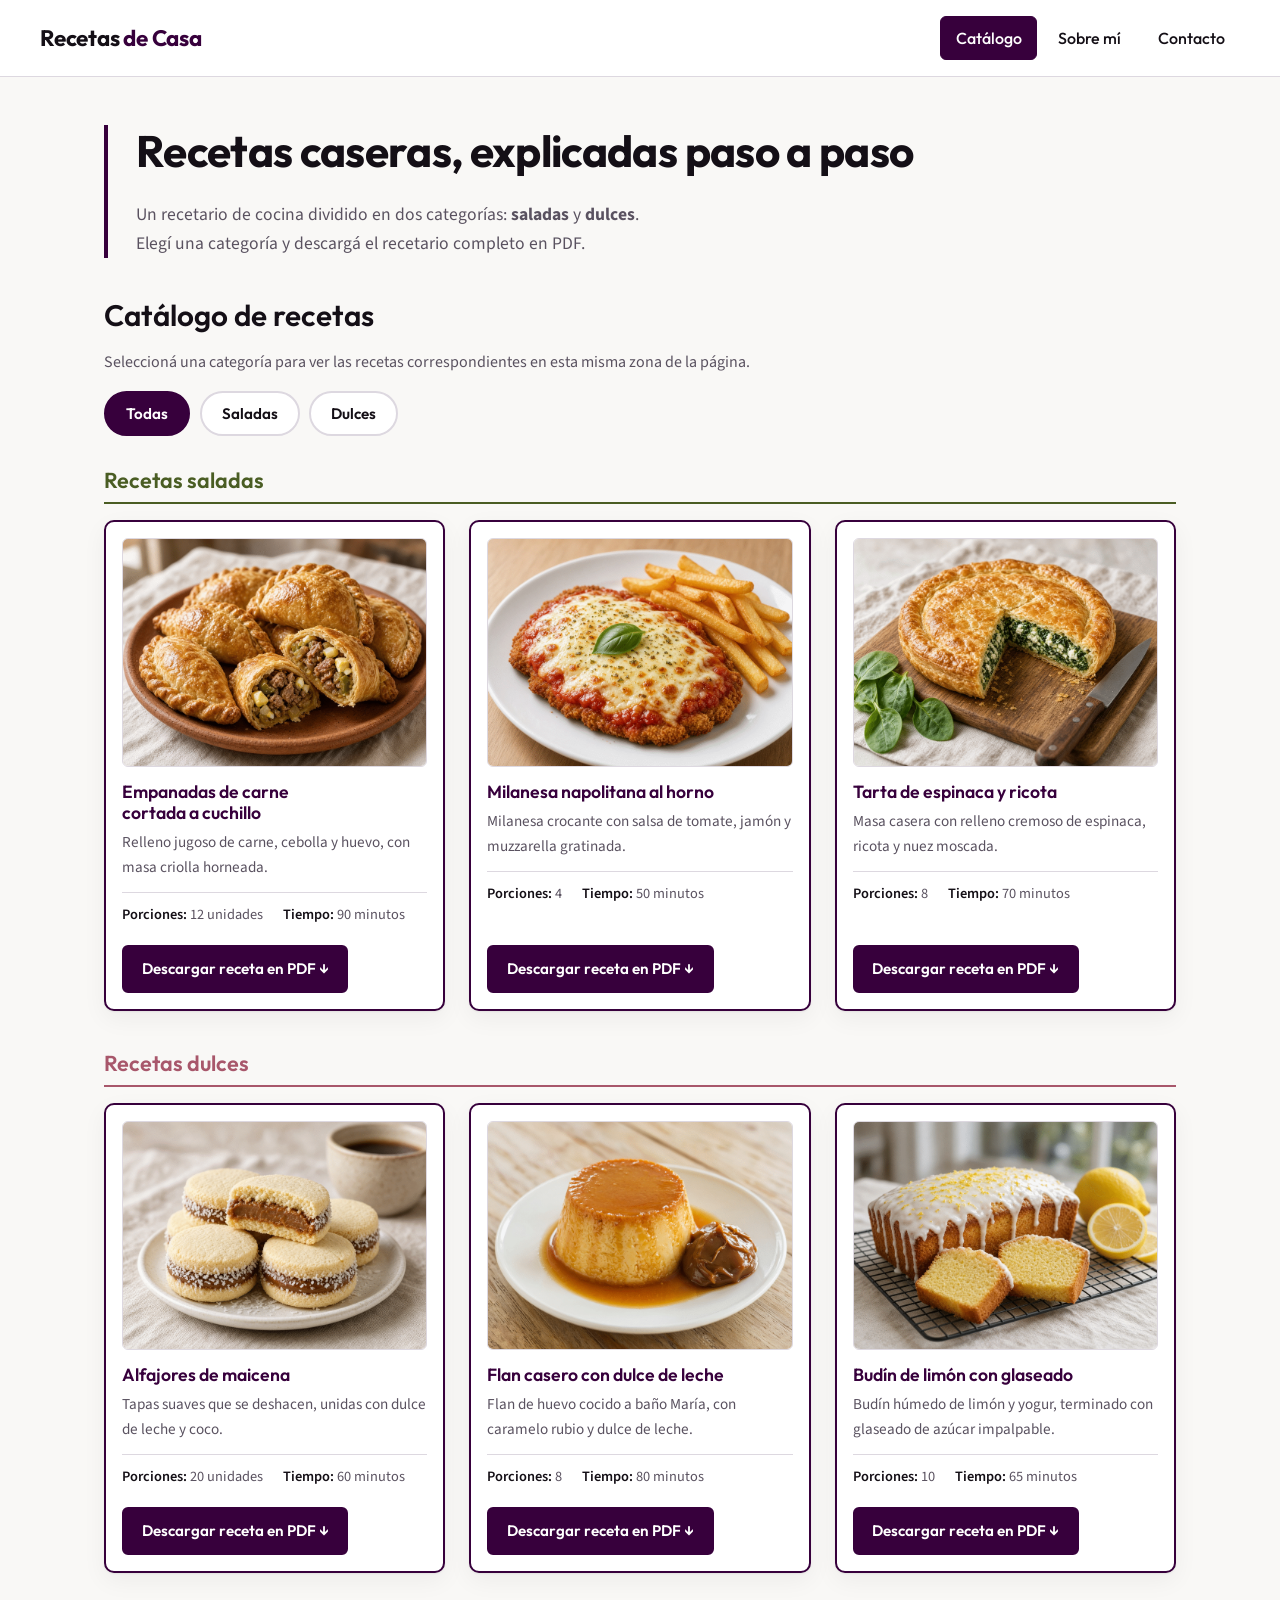
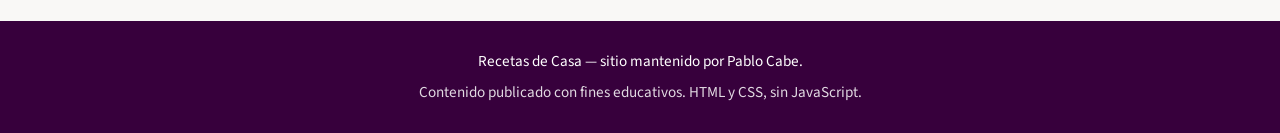
<file: version-claude/index.html>
<!DOCTYPE html>
<html lang="es">
<head>
  <meta charset="utf-8">
  <meta name="viewport" content="width=device-width, initial-scale=1">
  <title>Catálogo de recetas | Recetas de Casa</title>
  <meta name="description" content="Catálogo de recetas caseras agrupadas en dos categorías: saladas y dulces. Cada receta incluye foto y recetario completo en PDF.">
  <link rel="preconnect" href="https://fonts.googleapis.com">
  <link rel="preconnect" href="https://fonts.gstatic.com" crossorigin>
  <link rel="stylesheet" href="https://fonts.googleapis.com/css2?family=Outfit:wght@500;600;700&amp;family=Source+Sans+3:ital,wght@0,400;0,600;1,400&amp;display=swap">
  <link rel="stylesheet" href="estilosIA.css">
</head>
<body>
  <a class="salto-contenido" href="#contenido">Saltar al contenido principal</a>

  <header class="cabecera">
    <p class="marca"><a href="index.html">Recetas <span class="marca-acento">de Casa</span></a></p>
    <nav class="navegacion" aria-label="Navegación principal">
      <ul class="navegacion-lista">
        <li><a href="index.html" aria-current="page">Catálogo</a></li>
        <li><a href="sobre-mi.html">Sobre mí</a></li>
        <li><a href="contacto.html">Contacto</a></li>
      </ul>
    </nav>
  </header>

  <main id="contenido" class="contenido">

    <section class="portada" aria-labelledby="titulo-portada">
      <h1 id="titulo-portada">Recetas caseras, explicadas paso a paso</h1>
      <p class="portada-bajada">
        Un recetario de cocina dividido en dos categorías: <strong>saladas</strong> y <strong>dulces</strong>.
        Elegí una categoría y descargá el recetario completo en PDF.
      </p>
    </section>

    <section class="catalogo" aria-labelledby="titulo-catalogo">
      <h2 id="titulo-catalogo">Catálogo de recetas</h2>
      <p class="catalogo-ayuda" id="ayuda-filtro">
        Seleccioná una categoría para ver las recetas correspondientes en esta misma zona de la página.
      </p>

      <input class="filtro-radio" type="radio" name="categoria" id="filtro-todas"
             aria-describedby="ayuda-filtro" checked>
      <input class="filtro-radio" type="radio" name="categoria" id="filtro-salado"
             aria-describedby="ayuda-filtro">
      <input class="filtro-radio" type="radio" name="categoria" id="filtro-dulce"
             aria-describedby="ayuda-filtro">

      <ul class="filtros">
        <li><label class="filtro-etiqueta" for="filtro-todas">Todas</label></li>
        <li><label class="filtro-etiqueta filtro-etiqueta--salado" for="filtro-salado">Saladas</label></li>
        <li><label class="filtro-etiqueta filtro-etiqueta--dulce" for="filtro-dulce">Dulces</label></li>
      </ul>

      <section class="grupo grupo--salado" id="grupo-salado" aria-labelledby="titulo-salado">
        <h3 class="grupo-titulo" id="titulo-salado">Recetas saladas</h3>
        <ul class="recetas">

          <li>
            <article class="receta" aria-labelledby="receta1-titulo">
              <img class="receta-foto" src="imagenes/receta1.png" width="800" height="600" loading="lazy"
                   alt="Empanadas de carne recién horneadas, doradas y con repulgue, sobre una fuente de barro.">
              <h4 class="receta-titulo" id="receta1-titulo">Empanadas de carne cortada a cuchillo</h4>
              <p class="receta-descripcion">Relleno jugoso de carne, cebolla y huevo, con masa criolla horneada.</p>
              <ul class="receta-datos">
                <li><span class="dato-clave">Porciones:</span> 12 unidades</li>
                <li><span class="dato-clave">Tiempo:</span> 90 minutos</li>
              </ul>
              <a class="receta-enlace" href="recetarios/receta1.pdf" download>
                Descargar receta en PDF
                <span class="visualmente-oculto">de empanadas de carne cortada a cuchillo</span>
              </a>
            </article>
          </li>

          <li>
            <article class="receta" aria-labelledby="receta2-titulo">
              <img class="receta-foto" src="imagenes/receta2.png" width="800" height="600" loading="lazy"
                   alt="Milanesa napolitana cubierta con salsa de tomate, jamón y queso gratinado, servida en un plato blanco.">
              <h4 class="receta-titulo" id="receta2-titulo">Milanesa napolitana al horno</h4>
              <p class="receta-descripcion">Milanesa crocante con salsa de tomate, jamón y muzzarella gratinada.</p>
              <ul class="receta-datos">
                <li><span class="dato-clave">Porciones:</span> 4</li>
                <li><span class="dato-clave">Tiempo:</span> 50 minutos</li>
              </ul>
              <a class="receta-enlace" href="recetarios/receta2.pdf" download>
                Descargar receta en PDF
                <span class="visualmente-oculto">de milanesa napolitana al horno</span>
              </a>
            </article>
          </li>

          <li>
            <article class="receta" aria-labelledby="receta3-titulo">
              <img class="receta-foto" src="imagenes/receta3.png" width="800" height="600" loading="lazy"
                   alt="Porción de tarta de espinaca y ricota con masa dorada, cortada sobre una tabla de madera.">
              <h4 class="receta-titulo" id="receta3-titulo">Tarta de espinaca y ricota</h4>
              <p class="receta-descripcion">Masa casera con relleno cremoso de espinaca, ricota y nuez moscada.</p>
              <ul class="receta-datos">
                <li><span class="dato-clave">Porciones:</span> 8</li>
                <li><span class="dato-clave">Tiempo:</span> 70 minutos</li>
              </ul>
              <a class="receta-enlace" href="recetarios/receta3.pdf" download>
                Descargar receta en PDF
                <span class="visualmente-oculto">de tarta de espinaca y ricota</span>
              </a>
            </article>
          </li>

        </ul>
      </section>

      <section class="grupo grupo--dulce" id="grupo-dulce" aria-labelledby="titulo-dulce">
        <h3 class="grupo-titulo" id="titulo-dulce">Recetas dulces</h3>
        <ul class="recetas">

          <li>
            <article class="receta" aria-labelledby="receta4-titulo">
              <img class="receta-foto" src="imagenes/receta4.png" width="800" height="600" loading="lazy"
                   alt="Alfajores de maicena rellenos de dulce de leche y bordes cubiertos con coco rallado.">
              <h4 class="receta-titulo" id="receta4-titulo">Alfajores de maicena</h4>
              <p class="receta-descripcion">Tapas suaves que se deshacen, unidas con dulce de leche y coco.</p>
              <ul class="receta-datos">
                <li><span class="dato-clave">Porciones:</span> 20 unidades</li>
                <li><span class="dato-clave">Tiempo:</span> 60 minutos</li>
              </ul>
              <a class="receta-enlace" href="recetarios/receta4.pdf" download>
                Descargar receta en PDF
                <span class="visualmente-oculto">de alfajores de maicena</span>
              </a>
            </article>
          </li>

          <li>
            <article class="receta" aria-labelledby="receta5-titulo">
              <img class="receta-foto" src="imagenes/receta5.png" width="800" height="600" loading="lazy"
                   alt="Flan casero desmoldado con caramelo brillante y una porción de dulce de leche al costado.">
              <h4 class="receta-titulo" id="receta5-titulo">Flan casero con dulce de leche</h4>
              <p class="receta-descripcion">Flan de huevo cocido a baño María, con caramelo rubio y dulce de leche.</p>
              <ul class="receta-datos">
                <li><span class="dato-clave">Porciones:</span> 8</li>
                <li><span class="dato-clave">Tiempo:</span> 80 minutos</li>
              </ul>
              <a class="receta-enlace" href="recetarios/receta5.pdf" download>
                Descargar receta en PDF
                <span class="visualmente-oculto">de flan casero con dulce de leche</span>
              </a>
            </article>
          </li>

          <li>
            <article class="receta" aria-labelledby="receta6-titulo">
              <img class="receta-foto" src="imagenes/receta6.png" width="800" height="600" loading="lazy"
                   alt="Budín de limón con glaseado blanco y ralladura, cortado en rodajas sobre una rejilla.">
              <h4 class="receta-titulo" id="receta6-titulo">Budín de limón con glaseado</h4>
              <p class="receta-descripcion">Budín húmedo de limón y yogur, terminado con glaseado de azúcar impalpable.</p>
              <ul class="receta-datos">
                <li><span class="dato-clave">Porciones:</span> 10</li>
                <li><span class="dato-clave">Tiempo:</span> 65 minutos</li>
              </ul>
              <a class="receta-enlace" href="recetarios/receta6.pdf" download>
                Descargar receta en PDF
                <span class="visualmente-oculto">de budín de limón con glaseado</span>
              </a>
            </article>
          </li>

        </ul>
      </section>

    </section>

  </main>

  <footer class="pie">
    <p class="pie-texto">Recetas de Casa &mdash; sitio mantenido por Pablo Cabe.</p>
    <p class="pie-texto">Contenido publicado con fines educativos. HTML y CSS, sin JavaScript.</p>
  </footer>
</body>
</html>
</file>
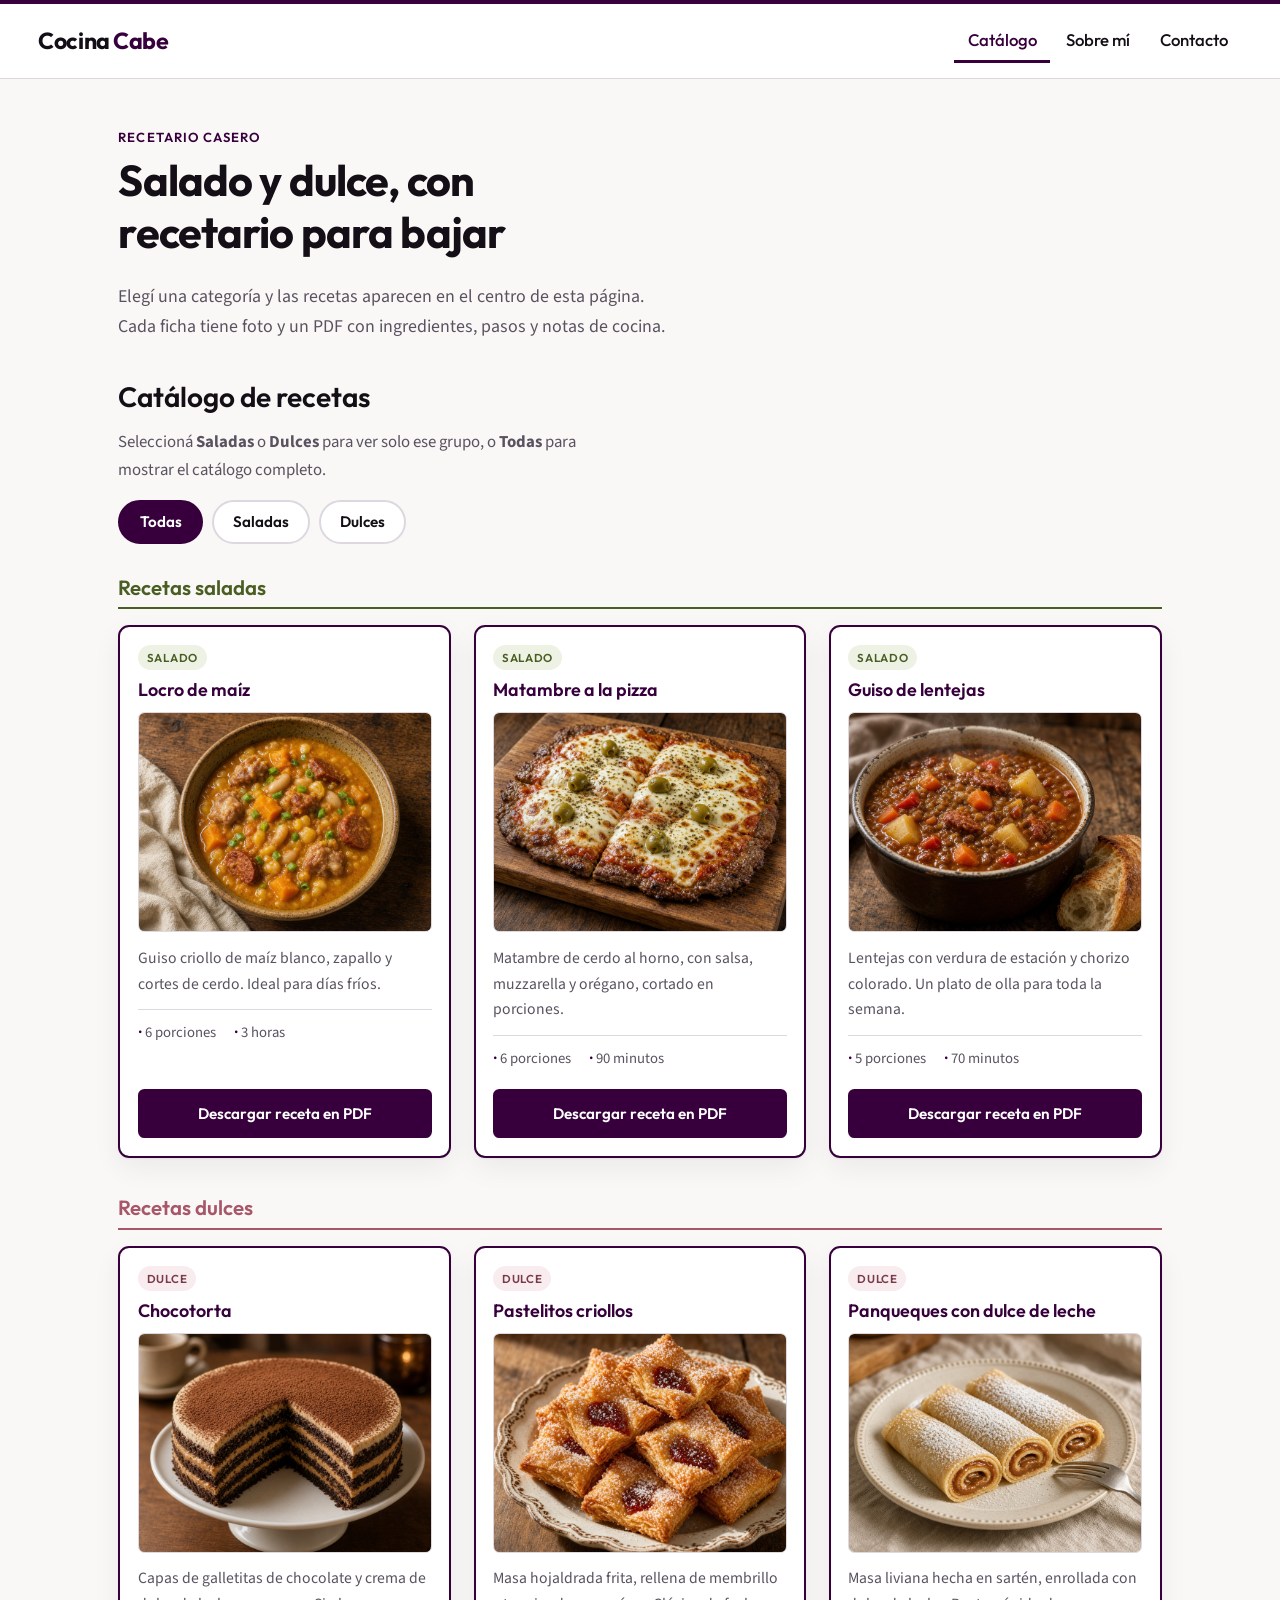
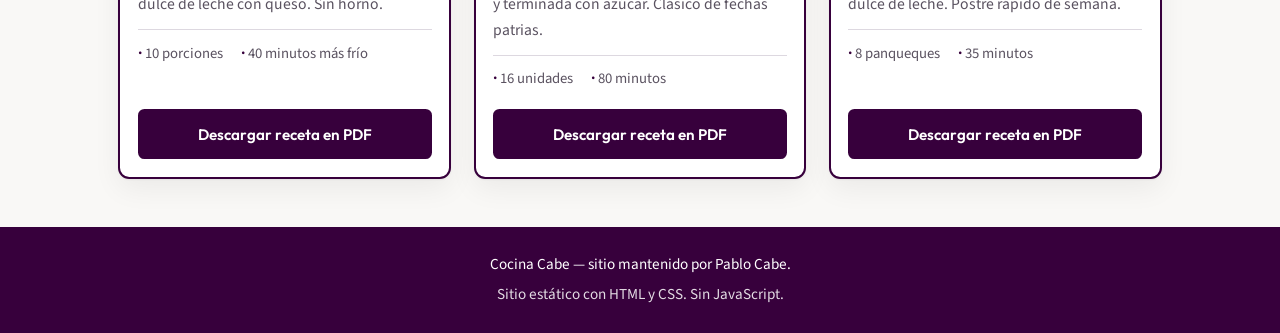
<file: version-grok/index.html>
<!DOCTYPE html>
<html lang="es">
<head>
  <meta charset="utf-8">
  <meta name="viewport" content="width=device-width, initial-scale=1">
  <title>Catálogo de recetas | Cocina Cabe</title>
  <meta name="description" content="Recetario casero de Pablo Cabe, agrupado en recetas saladas y dulces. Cada ficha incluye fotografía y descarga del recetario completo en PDF.">
  <link rel="preconnect" href="https://fonts.googleapis.com">
  <link rel="preconnect" href="https://fonts.gstatic.com" crossorigin>
  <link rel="stylesheet" href="https://fonts.googleapis.com/css2?family=Outfit:wght@500;600;700&amp;family=Source+Sans+3:ital,wght@0,400;0,600;1,400&amp;display=swap">
  <link rel="stylesheet" href="estilosIA.css">
</head>
<body>
  <a class="saltar" href="#principal">Saltar al contenido principal</a>

  <header class="encabezado">
    <p class="marca"><a href="index.html">Cocina <span>Cabe</span></a></p>
    <nav aria-label="Navegación principal">
      <ul class="menu">
        <li><a href="index.html" aria-current="page">Catálogo</a></li>
        <li><a href="sobre-mi.html">Sobre mí</a></li>
        <li><a href="contacto.html">Contacto</a></li>
      </ul>
    </nav>
  </header>

  <main id="principal">
    <header class="intro">
      <p class="intro-etiqueta">Recetario casero</p>
      <h1>Salado y dulce, con recetario para bajar</h1>
      <p class="intro-texto">
        Elegí una categoría y las recetas aparecen en el centro de esta página.
        <br>
        Cada ficha tiene foto y un PDF con ingredientes, pasos y notas de cocina.
      </p>
    </header>

    <section class="catalogo" aria-labelledby="titulo-catalogo">
      <h2 id="titulo-catalogo">Catálogo de recetas</h2>
      <p class="ayuda" id="ayuda-categoria">
        Seleccioná <strong>Saladas</strong> o <strong>Dulces</strong> para ver solo ese grupo,
        o <strong>Todas</strong> para mostrar el catálogo completo.
      </p>

      <!-- Radio Button Hack: inputs hermanos de los grupos, :checked ~ grupo -->
      <input class="filtro-radio" type="radio" name="categoria" id="filtro-todas" checked
             aria-describedby="ayuda-categoria">
      <input class="filtro-radio" type="radio" name="categoria" id="filtro-salado"
             aria-describedby="ayuda-categoria">
      <input class="filtro-radio" type="radio" name="categoria" id="filtro-dulce"
             aria-describedby="ayuda-categoria">

      <ul class="filtros">
        <li><label class="chip" for="filtro-todas">Todas</label></li>
        <li><label class="chip chip-salado" for="filtro-salado">Saladas</label></li>
        <li><label class="chip chip-dulce" for="filtro-dulce">Dulces</label></li>
      </ul>

      <section class="grupo grupo-salado" id="grupo-salado" aria-labelledby="titulo-salado">
        <h3 id="titulo-salado">Recetas saladas</h3>
        <ul class="grilla">
          <li>
            <article class="ficha" aria-labelledby="titulo-receta1">
              <p class="ficha-categoria ficha-categoria-salado">Salado</p>
              <h4 id="titulo-receta1">Locro de maíz</h4>
              <img src="imagenes/receta1.png" width="800" height="600" alt="Locro de maíz en un plato hondo, con choclo, zapallo, porotos y carne en caldo dorado.">
              <p class="ficha-texto">Guiso criollo de maíz blanco, zapallo y cortes de cerdo. Ideal para días fríos.</p>
              <p class="ficha-meta"><span>6 porciones</span> <span>3 horas</span></p>
              <a class="boton-descarga" href="recetarios/receta1.pdf" download>
                Descargar receta en PDF
                <span class="oculto">de locro de maíz</span>
              </a>
            </article>
          </li>
          <li>
            <article class="ficha" aria-labelledby="titulo-receta2">
              <p class="ficha-categoria ficha-categoria-salado">Salado</p>
              <h4 id="titulo-receta2">Matambre a la pizza</h4>
              <img src="imagenes/receta2.png" width="800" height="600" alt="Matambre a la pizza cubierto con salsa de tomate, muzzarella gratinada, orégano y aceitunas.">
              <p class="ficha-texto">Matambre de cerdo al horno, con salsa, muzzarella y orégano, cortado en porciones.</p>
              <p class="ficha-meta"><span>6 porciones</span> <span>90 minutos</span></p>
              <a class="boton-descarga" href="recetarios/receta2.pdf" download>
                Descargar receta en PDF
                <span class="oculto">de matambre a la pizza</span>
              </a>
            </article>
          </li>
          <li>
            <article class="ficha" aria-labelledby="titulo-receta3">
              <p class="ficha-categoria ficha-categoria-salado">Salado</p>
              <h4 id="titulo-receta3">Guiso de lentejas</h4>
              <img src="imagenes/receta3.png" width="800" height="600" alt="Guiso de lentejas en una cacerola, con zanahoria, papa, morrón y chorizo.">
              <p class="ficha-texto">Lentejas con verdura de estación y chorizo colorado. Un plato de olla para toda la semana.</p>
              <p class="ficha-meta"><span>5 porciones</span> <span>70 minutos</span></p>
              <a class="boton-descarga" href="recetarios/receta3.pdf" download>
                Descargar receta en PDF
                <span class="oculto">de guiso de lentejas</span>
              </a>
            </article>
          </li>
        </ul>
      </section>

      <section class="grupo grupo-dulce" id="grupo-dulce" aria-labelledby="titulo-dulce">
        <h3 id="titulo-dulce">Recetas dulces</h3>
        <ul class="grilla">
          <li>
            <article class="ficha" aria-labelledby="titulo-receta4">
              <p class="ficha-categoria ficha-categoria-dulce">Dulce</p>
              <h4 id="titulo-receta4">Chocotorta</h4>
              <img src="imagenes/receta4.png" width="800" height="600" alt="Chocotorta de galletitas de chocolate y crema de dulce de leche, con una porción cortada.">
              <p class="ficha-texto">Capas de galletitas de chocolate y crema de dulce de leche con queso. Sin horno.</p>
              <p class="ficha-meta"><span>10 porciones</span> <span>40 minutos más frío</span></p>
              <a class="boton-descarga" href="recetarios/receta4.pdf" download>
                Descargar receta en PDF
                <span class="oculto">de chocotorta</span>
              </a>
            </article>
          </li>
          <li>
            <article class="ficha" aria-labelledby="titulo-receta5">
              <p class="ficha-categoria ficha-categoria-dulce">Dulce</p>
              <h4 id="titulo-receta5">Pastelitos criollos</h4>
              <img src="imagenes/receta5.png" width="800" height="600" alt="Pastelitos criollos fritos, dorados y con azúcar, rellenos de dulce de membrillo.">
              <p class="ficha-texto">Masa hojaldrada frita, rellena de membrillo y terminada con azúcar. Clásico de fechas patrias.</p>
              <p class="ficha-meta"><span>16 unidades</span> <span>80 minutos</span></p>
              <a class="boton-descarga" href="recetarios/receta5.pdf" download>
                Descargar receta en PDF
                <span class="oculto">de pastelitos criollos</span>
              </a>
            </article>
          </li>
          <li>
            <article class="ficha" aria-labelledby="titulo-receta6">
              <p class="ficha-categoria ficha-categoria-dulce">Dulce</p>
              <h4 id="titulo-receta6">Panqueques con dulce de leche</h4>
              <img src="imagenes/receta6.png" width="800" height="600" alt="Panqueques caseros enrollados, rellenos de dulce de leche y espolvoreados con azúcar impalpable.">
              <p class="ficha-texto">Masa liviana hecha en sartén, enrollada con dulce de leche. Postre rápido de semana.</p>
              <p class="ficha-meta"><span>8 panqueques</span> <span>35 minutos</span></p>
              <a class="boton-descarga" href="recetarios/receta6.pdf" download>
                Descargar receta en PDF
                <span class="oculto">de panqueques con dulce de leche</span>
              </a>
            </article>
          </li>
        </ul>
      </section>
    </section>
  </main>

  <footer class="pie">
    <p>Cocina Cabe — sitio mantenido por Pablo Cabe.</p>
    <p>Sitio estático con HTML y CSS. Sin JavaScript.</p>
  </footer>
</body>
</html>
</file>
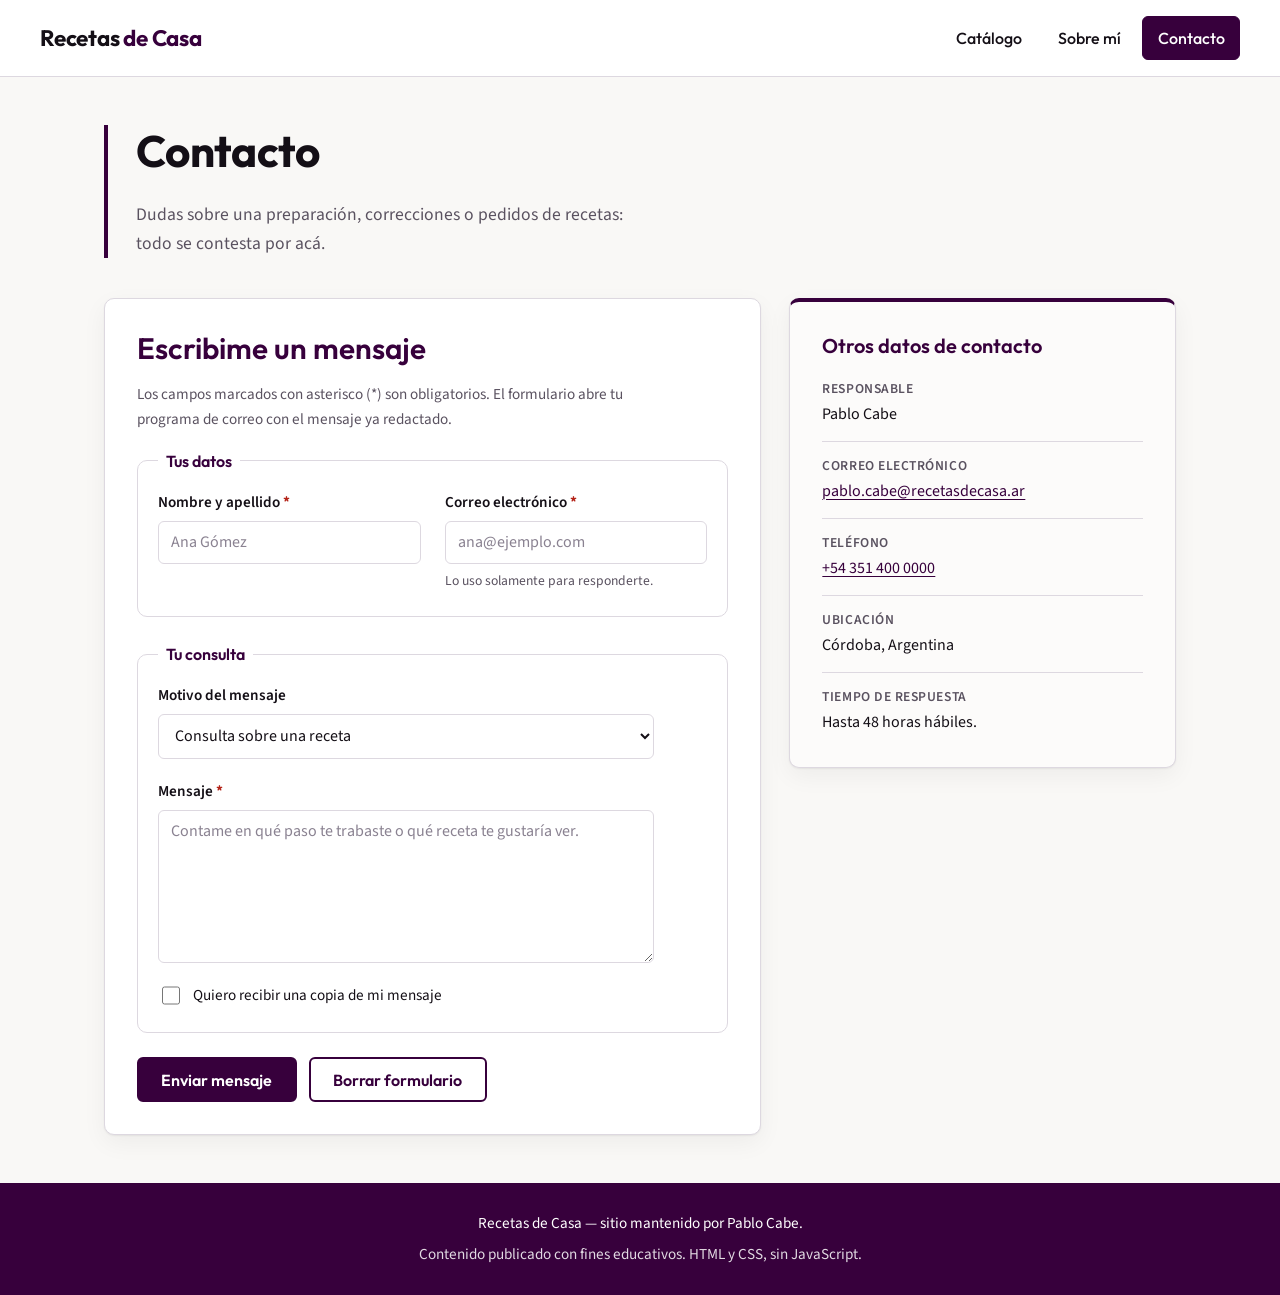
<file: version-claude/contacto.html>
<!DOCTYPE html>
<html lang="es">
<head>
  <meta charset="utf-8">
  <meta name="viewport" content="width=device-width, initial-scale=1">
  <title>Contacto | Recetas de Casa</title>
  <meta name="description" content="Formulario de contacto e información para escribirle a Pablo Cabe, responsable del sitio Recetas de Casa.">
  <link rel="preconnect" href="https://fonts.googleapis.com">
  <link rel="preconnect" href="https://fonts.gstatic.com" crossorigin>
  <link rel="stylesheet" href="https://fonts.googleapis.com/css2?family=Outfit:wght@500;600;700&amp;family=Source+Sans+3:ital,wght@0,400;0,600;1,400&amp;display=swap">
  <link rel="stylesheet" href="estilosIA.css">
</head>
<body>
  <a class="salto-contenido" href="#contenido">Saltar al contenido principal</a>

  <header class="cabecera">
    <p class="marca"><a href="index.html">Recetas <span class="marca-acento">de Casa</span></a></p>
    <nav class="navegacion" aria-label="Navegación principal">
      <ul class="navegacion-lista">
        <li><a href="index.html">Catálogo</a></li>
        <li><a href="sobre-mi.html">Sobre mí</a></li>
        <li><a href="contacto.html" aria-current="page">Contacto</a></li>
      </ul>
    </nav>
  </header>

  <main id="contenido" class="contenido contenido--dos-columnas">

    <section class="portada" aria-labelledby="titulo-portada">
      <h1 id="titulo-portada">Contacto</h1>
      <p class="portada-bajada">
        Dudas sobre una preparación, correcciones o pedidos de recetas: todo se contesta por acá.
      </p>
    </section>

    <section class="panel" aria-labelledby="titulo-formulario">
      <h2 id="titulo-formulario">Escribime un mensaje</h2>
      <p class="formulario-ayuda">
        Los campos marcados con asterisco (<span aria-hidden="true">*</span><span class="visualmente-oculto">obligatorio</span>)
        son obligatorios. El formulario abre tu programa de correo con el mensaje ya redactado.
      </p>

      <form class="formulario" action="mailto:pablo.cabe@recetasdecasa.ar" method="post" enctype="text/plain">
        <fieldset class="campos campos--grilla">
          <legend>Tus datos</legend>

          <p class="campo">
            <label for="nombre">Nombre y apellido <abbr class="obligatorio" title="obligatorio">*</abbr></label>
            <input type="text" id="nombre" name="nombre" autocomplete="name" required
                   placeholder="Ana Gómez">
          </p>

          <p class="campo">
            <label for="correo">Correo electrónico <abbr class="obligatorio" title="obligatorio">*</abbr></label>
            <input type="email" id="correo" name="correo" autocomplete="email" required
                   placeholder="ana@ejemplo.com" aria-describedby="ayuda-correo">
            <small class="campo-ayuda" id="ayuda-correo">Lo uso solamente para responderte.</small>
          </p>
        </fieldset>

        <fieldset class="campos">
          <legend>Tu consulta</legend>

          <p class="campo campo--medio">
            <label for="motivo">Motivo del mensaje</label>
            <select id="motivo" name="motivo">
              <option value="consulta">Consulta sobre una receta</option>
              <option value="correccion">Corrección o error detectado</option>
              <option value="pedido">Pedido de una receta nueva</option>
              <option value="otro">Otro</option>
            </select>
          </p>

          <p class="campo">
            <label for="mensaje">Mensaje <abbr class="obligatorio" title="obligatorio">*</abbr></label>
            <textarea id="mensaje" name="mensaje" rows="6" required
                      placeholder="Contame en qué paso te trabaste o qué receta te gustaría ver."></textarea>
          </p>

          <p class="campo campo--casilla">
            <input type="checkbox" id="copia" name="copia" value="si">
            <label for="copia">Quiero recibir una copia de mi mensaje</label>
          </p>
        </fieldset>

        <p class="acciones">
          <button class="boton" type="submit">Enviar mensaje</button>
          <button class="boton boton--secundario" type="reset">Borrar formulario</button>
        </p>
      </form>
    </section>

    <section class="panel panel--lateral" aria-labelledby="titulo-datos">
      <h2 id="titulo-datos">Otros datos de contacto</h2>
      <dl class="datos-contacto datos-contacto--apilados">
        <dt>Responsable</dt>
        <dd>Pablo Cabe</dd>

        <dt>Correo electrónico</dt>
        <dd><a href="mailto:pablo.cabe@recetasdecasa.ar">pablo.cabe@recetasdecasa.ar</a></dd>

        <dt>Teléfono</dt>
        <dd><a href="tel:+543514000000">+54 351 400 0000</a></dd>

        <dt>Ubicación</dt>
        <dd><address class="direccion">Córdoba, Argentina</address></dd>

        <dt>Tiempo de respuesta</dt>
        <dd>Hasta 48 horas hábiles.</dd>
      </dl>
    </section>

  </main>

  <footer class="pie">
    <p class="pie-texto">Recetas de Casa &mdash; sitio mantenido por Pablo Cabe.</p>
    <p class="pie-texto">Contenido publicado con fines educativos. HTML y CSS, sin JavaScript.</p>
  </footer>
</body>
</html>
</file>
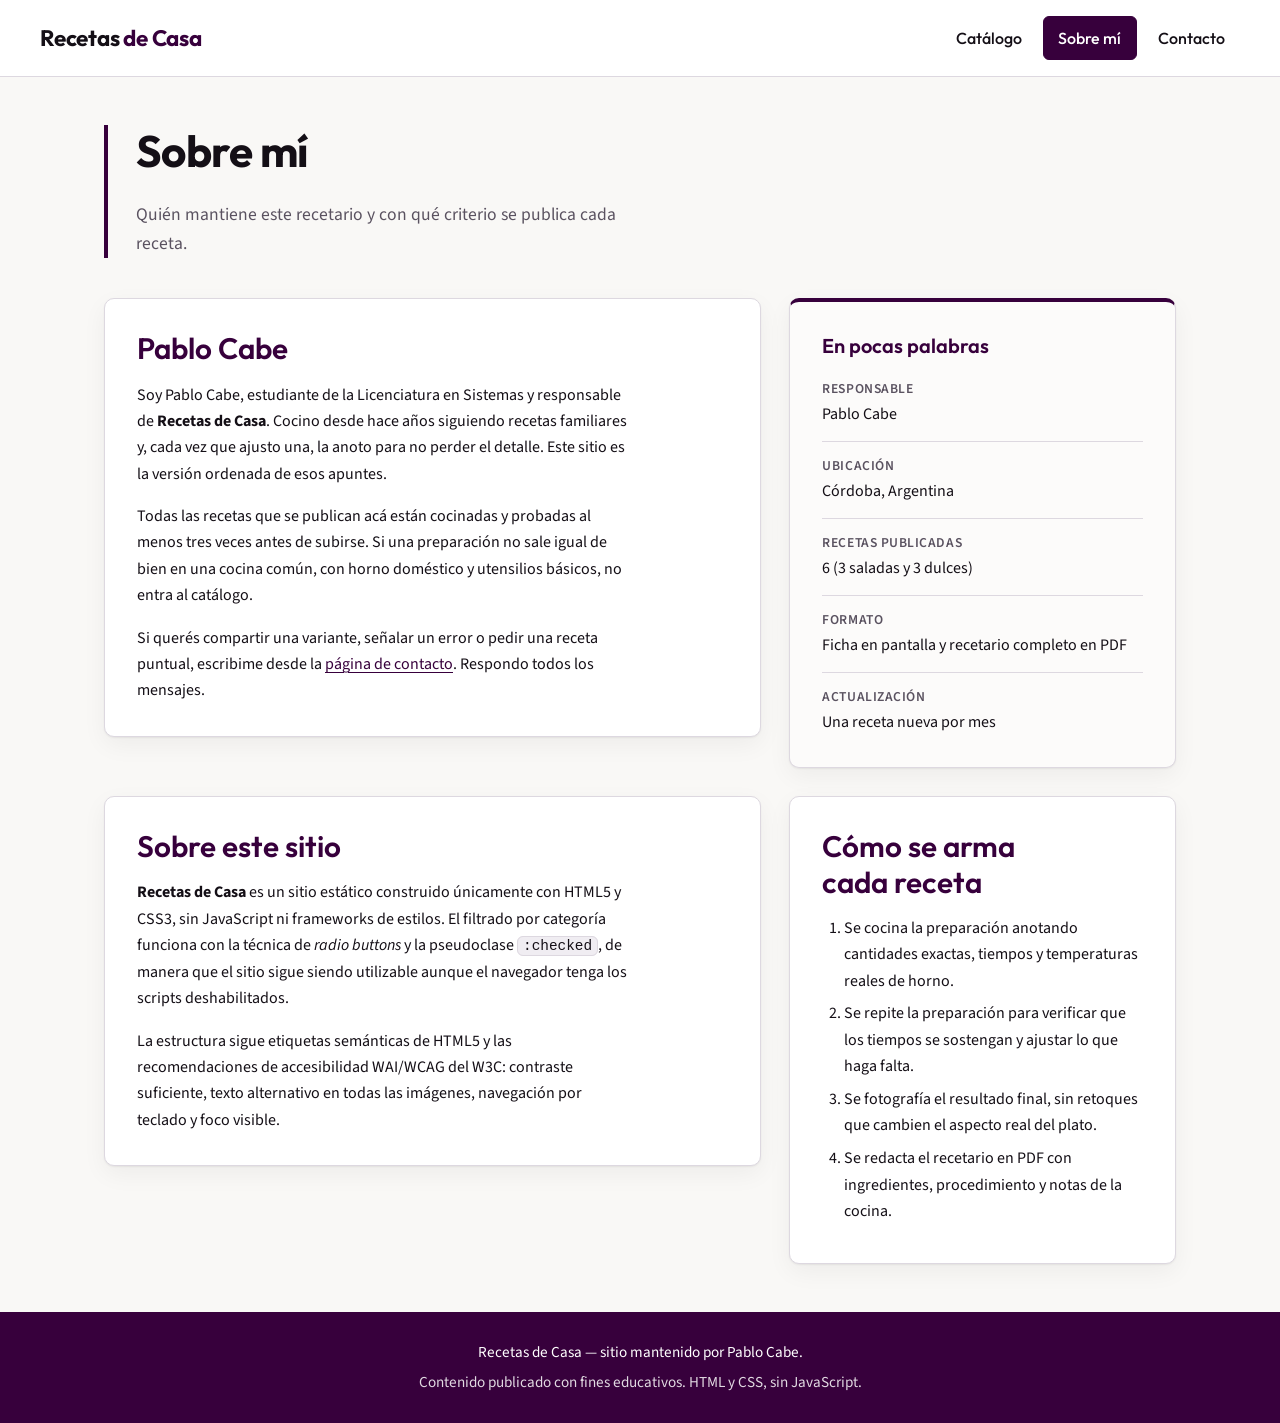
<file: version-claude/sobre-mi.html>
<!DOCTYPE html>
<html lang="es">
<head>
  <meta charset="utf-8">
  <meta name="viewport" content="width=device-width, initial-scale=1">
  <title>Sobre mí | Recetas de Casa</title>
  <meta name="description" content="Pablo Cabe, responsable del sitio Recetas de Casa: quién mantiene el recetario y cómo se publica cada receta.">
  <link rel="preconnect" href="https://fonts.googleapis.com">
  <link rel="preconnect" href="https://fonts.gstatic.com" crossorigin>
  <link rel="stylesheet" href="https://fonts.googleapis.com/css2?family=Outfit:wght@500;600;700&amp;family=Source+Sans+3:ital,wght@0,400;0,600;1,400&amp;display=swap">
  <link rel="stylesheet" href="estilosIA.css">
</head>
<body>
  <a class="salto-contenido" href="#contenido">Saltar al contenido principal</a>

  <header class="cabecera">
    <p class="marca"><a href="index.html">Recetas <span class="marca-acento">de Casa</span></a></p>
    <nav class="navegacion" aria-label="Navegación principal">
      <ul class="navegacion-lista">
        <li><a href="index.html">Catálogo</a></li>
        <li><a href="sobre-mi.html" aria-current="page">Sobre mí</a></li>
        <li><a href="contacto.html">Contacto</a></li>
      </ul>
    </nav>
  </header>

  <main id="contenido" class="contenido contenido--dos-columnas">

    <section class="portada" aria-labelledby="titulo-portada">
      <h1 id="titulo-portada">Sobre mí</h1>
      <p class="portada-bajada">
        Quién mantiene este recetario y con qué criterio se publica cada receta.
      </p>
    </section>

    <section class="panel" aria-labelledby="titulo-quien">
      <h2 id="titulo-quien">Pablo Cabe</h2>
      <p>
        Soy Pablo Cabe, estudiante de la Licenciatura en Sistemas y responsable de <strong>Recetas de Casa</strong>.
        Cocino desde hace años siguiendo recetas familiares y, cada vez que ajusto una, la anoto para no
        perder el detalle. Este sitio es la versión ordenada de esos apuntes.
      </p>
      <p>
        Todas las recetas que se publican acá están cocinadas y probadas al menos tres veces antes de subirse.
        Si una preparación no sale igual de bien en una cocina común, con horno doméstico y utensilios básicos,
        no entra al catálogo.
      </p>
      <p>
        Si querés compartir una variante, señalar un error o pedir una receta puntual, escribime desde la
        <a href="contacto.html">página de contacto</a>. Respondo todos los mensajes.
      </p>
    </section>

    <aside class="panel panel--lateral" aria-labelledby="titulo-ficha">
      <h2 id="titulo-ficha">En pocas palabras</h2>
      <dl class="datos-contacto datos-contacto--apilados">
        <dt>Responsable</dt>
        <dd>Pablo Cabe</dd>

        <dt>Ubicación</dt>
        <dd><address class="direccion">Córdoba, Argentina</address></dd>

        <dt>Recetas publicadas</dt>
        <dd>6 (3 saladas y 3 dulces)</dd>

        <dt>Formato</dt>
        <dd>Ficha en pantalla y recetario completo en PDF</dd>

        <dt>Actualización</dt>
        <dd>Una receta nueva por mes</dd>
      </dl>
    </aside>

    <section class="panel" aria-labelledby="titulo-sitio">
      <h2 id="titulo-sitio">Sobre este sitio</h2>
      <p>
        <strong>Recetas de Casa</strong> es un sitio estático construido únicamente con HTML5 y CSS3, sin
        JavaScript ni frameworks de estilos. El filtrado por categoría funciona con la técnica de
        <em>radio buttons</em> y la pseudoclase <code>:checked</code>, de manera que el sitio sigue siendo
        utilizable aunque el navegador tenga los scripts deshabilitados.
      </p>
      <p>
        La estructura sigue etiquetas semánticas de HTML5 y las recomendaciones de accesibilidad WAI/WCAG del
        W3C: contraste suficiente, texto alternativo en todas las imágenes, navegación por teclado y foco visible.
      </p>
    </section>

    <section class="panel" aria-labelledby="titulo-metodo">
      <h2 id="titulo-metodo">Cómo se arma cada receta</h2>
      <ol class="lista-pasos">
        <li>Se cocina la preparación anotando cantidades exactas, tiempos y temperaturas reales de horno.</li>
        <li>Se repite la preparación para verificar que los tiempos se sostengan y ajustar lo que haga falta.</li>
        <li>Se fotografía el resultado final, sin retoques que cambien el aspecto real del plato.</li>
        <li>Se redacta el recetario en PDF con ingredientes, procedimiento y notas de la cocina.</li>
      </ol>
    </section>

  </main>

  <footer class="pie">
    <p class="pie-texto">Recetas de Casa &mdash; sitio mantenido por Pablo Cabe.</p>
    <p class="pie-texto">Contenido publicado con fines educativos. HTML y CSS, sin JavaScript.</p>
  </footer>
</body>
</html>
</file>
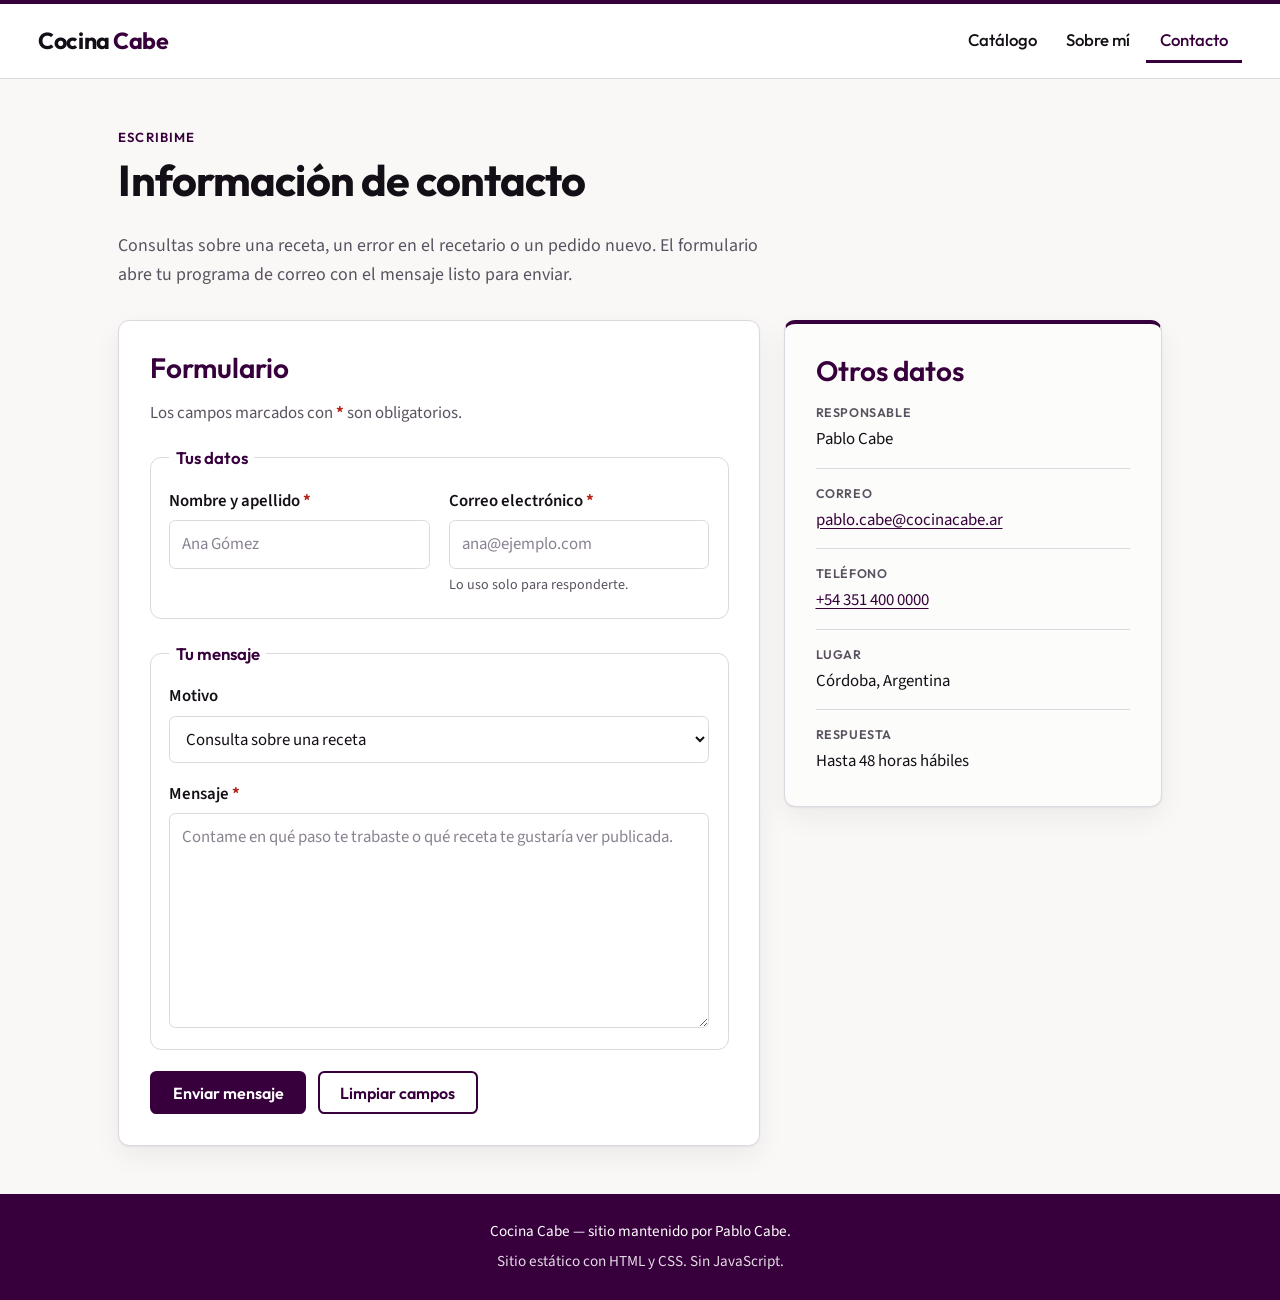
<file: version-grok/contacto.html>
<!DOCTYPE html>
<html lang="es">
<head>
  <meta charset="utf-8">
  <meta name="viewport" content="width=device-width, initial-scale=1">
  <title>Contacto | Cocina Cabe</title>
  <meta name="description" content="Formulario de contacto e información para escribirle a Pablo Cabe, responsable de Cocina Cabe.">
  <link rel="preconnect" href="https://fonts.googleapis.com">
  <link rel="preconnect" href="https://fonts.gstatic.com" crossorigin>
  <link rel="stylesheet" href="https://fonts.googleapis.com/css2?family=Outfit:wght@500;600;700&amp;family=Source+Sans+3:ital,wght@0,400;0,600;1,400&amp;display=swap">
  <link rel="stylesheet" href="estilosIA.css">
</head>
<body>
  <a class="saltar" href="#principal">Saltar al contenido principal</a>

  <header class="encabezado">
    <p class="marca"><a href="index.html">Cocina <span>Cabe</span></a></p>
    <nav aria-label="Navegación principal">
      <ul class="menu">
        <li><a href="index.html">Catálogo</a></li>
        <li><a href="sobre-mi.html">Sobre mí</a></li>
        <li><a href="contacto.html" aria-current="page">Contacto</a></li>
      </ul>
    </nav>
  </header>

  <main id="principal" class="pagina-interna">
    <header class="intro">
      <p class="intro-etiqueta">Escribime</p>
      <h1>Información de contacto</h1>
      <p class="intro-texto">
        Consultas sobre una receta, un error en el recetario o un pedido nuevo.
        El formulario abre tu programa de correo con el mensaje listo para enviar.
      </p>
    </header>

    <section class="bloque" aria-labelledby="titulo-formulario">
      <h2 id="titulo-formulario">Formulario</h2>
      <p class="ayuda">
        Los campos marcados con
        <abbr class="requerido" title="obligatorio">*</abbr>
        son obligatorios.
      </p>

      <form action="mailto:pablo.cabe@cocinacabe.ar" method="post" enctype="text/plain">
        <fieldset>
          <legend>Tus datos</legend>
          <p class="campo">
            <label for="nombre">Nombre y apellido <abbr class="requerido" title="obligatorio">*</abbr></label>
            <input type="text" id="nombre" name="nombre" autocomplete="name" required maxlength="80" placeholder="Ana Gómez">
          </p>
          <p class="campo">
            <label for="correo">Correo electrónico <abbr class="requerido" title="obligatorio">*</abbr></label>
            <input type="email" id="correo" name="correo" autocomplete="email" required maxlength="120" placeholder="ana@ejemplo.com" aria-describedby="ayuda-correo">
            <small id="ayuda-correo">Lo uso solo para responderte.</small>
          </p>
        </fieldset>

        <fieldset>
          <legend>Tu mensaje</legend>
          <p class="campo">
            <label for="motivo">Motivo</label>
            <select id="motivo" name="motivo">
              <option value="consulta">Consulta sobre una receta</option>
              <option value="correccion">Corrección o error</option>
              <option value="pedido">Pedido de receta nueva</option>
              <option value="otro">Otro</option>
            </select>
          </p>
          <p class="campo">
            <label for="mensaje">Mensaje <abbr class="requerido" title="obligatorio">*</abbr></label>
            <textarea id="mensaje" name="mensaje" rows="7" required maxlength="2000" placeholder="Contame en qué paso te trabaste o qué receta te gustaría ver publicada."></textarea>
          </p>
        </fieldset>

        <p class="acciones">
          <button class="boton" type="submit">Enviar mensaje</button>
          <button class="boton boton-secundario" type="reset">Limpiar campos</button>
        </p>
      </form>
    </section>

    <aside class="bloque bloque-lateral" aria-labelledby="titulo-datos">
      <h2 id="titulo-datos">Otros datos</h2>
      <dl class="ficha-datos">
        <dt>Responsable</dt>
        <dd>Pablo Cabe</dd>
        <dt>Correo</dt>
        <dd><a href="mailto:pablo.cabe@cocinacabe.ar">pablo.cabe@cocinacabe.ar</a></dd>
        <dt>Teléfono</dt>
        <dd><a href="tel:+543514000000">+54 351 400 0000</a></dd>
        <dt>Lugar</dt>
        <dd><address>Córdoba, Argentina</address></dd>
        <dt>Respuesta</dt>
        <dd>Hasta 48 horas hábiles</dd>
      </dl>
    </aside>
  </main>

  <footer class="pie">
    <p>Cocina Cabe — sitio mantenido por Pablo Cabe.</p>
    <p>Sitio estático con HTML y CSS. Sin JavaScript.</p>
  </footer>
</body>
</html>
</file>
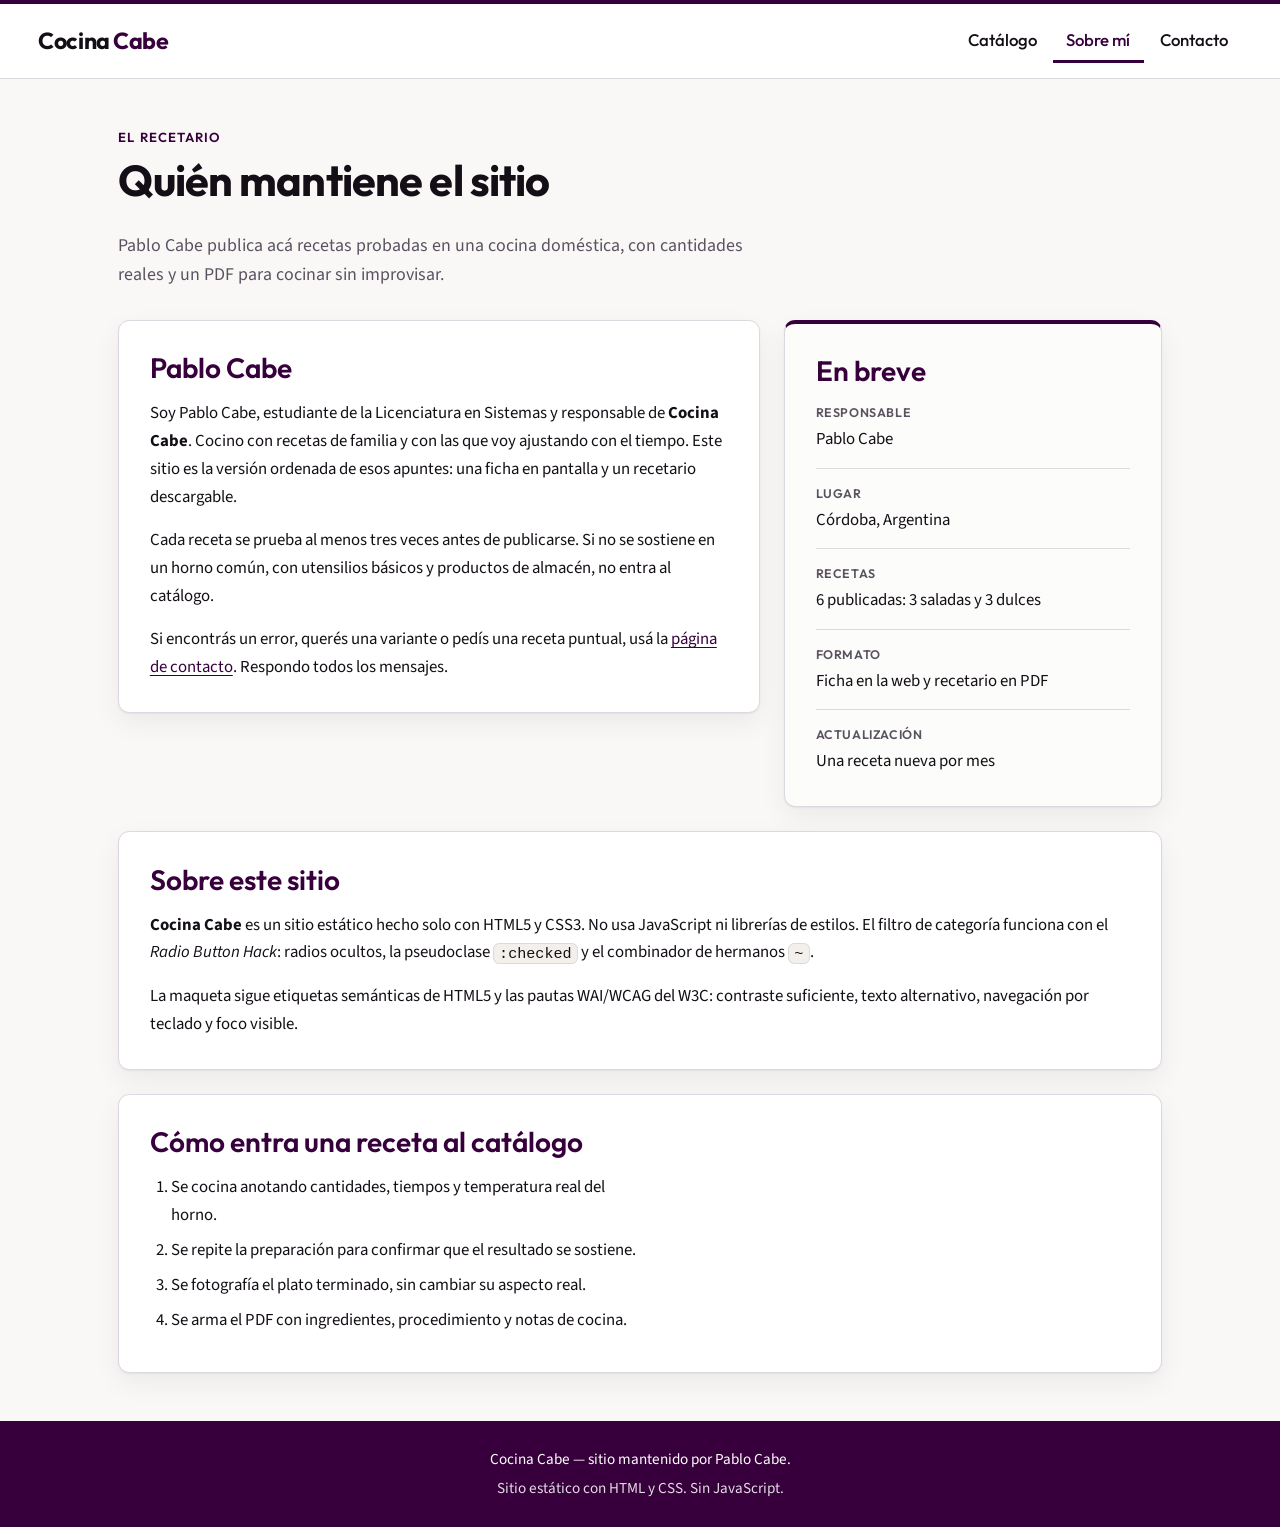
<file: version-grok/sobre-mi.html>
<!DOCTYPE html>
<html lang="es">
<head>
  <meta charset="utf-8">
  <meta name="viewport" content="width=device-width, initial-scale=1">
  <title>Quién mantiene el sitio | Cocina Cabe</title>
  <meta name="description" content="Pablo Cabe, responsable de Cocina Cabe: quién mantiene el recetario y con qué criterio se publica cada receta.">
  <link rel="preconnect" href="https://fonts.googleapis.com">
  <link rel="preconnect" href="https://fonts.gstatic.com" crossorigin>
  <link rel="stylesheet" href="https://fonts.googleapis.com/css2?family=Outfit:wght@500;600;700&amp;family=Source+Sans+3:ital,wght@0,400;0,600;1,400&amp;display=swap">
  <link rel="stylesheet" href="estilosIA.css">
</head>
<body>
  <a class="saltar" href="#principal">Saltar al contenido principal</a>

  <header class="encabezado">
    <p class="marca"><a href="index.html">Cocina <span>Cabe</span></a></p>
    <nav aria-label="Navegación principal">
      <ul class="menu">
        <li><a href="index.html">Catálogo</a></li>
        <li><a href="sobre-mi.html" aria-current="page">Sobre mí</a></li>
        <li><a href="contacto.html">Contacto</a></li>
      </ul>
    </nav>
  </header>

  <main id="principal" class="pagina-interna">
    <header class="intro">
      <p class="intro-etiqueta">El recetario</p>
      <h1>Quién mantiene el sitio</h1>
      <p class="intro-texto">
        Pablo Cabe publica acá recetas probadas en una cocina doméstica,
        con cantidades reales y un PDF para cocinar sin improvisar.
      </p>
    </header>

    <section class="bloque" aria-labelledby="titulo-pablo">
      <h2 id="titulo-pablo">Pablo Cabe</h2>
      <p>
        Soy Pablo Cabe, estudiante de la Licenciatura en Sistemas y responsable de
        <strong>Cocina Cabe</strong>. Cocino con recetas de familia y con las que voy
        ajustando con el tiempo. Este sitio es la versión ordenada de esos apuntes:
        una ficha en pantalla y un recetario descargable.
      </p>
      <p>
        Cada receta se prueba al menos tres veces antes de publicarse. Si no se sostiene
        en un horno común, con utensilios básicos y productos de almacén, no entra al catálogo.
      </p>
      <p>
        Si encontrás un error, querés una variante o pedís una receta puntual,
        usá la <a href="contacto.html">página de contacto</a>. Respondo todos los mensajes.
      </p>
    </section>

    <aside class="bloque bloque-lateral" aria-labelledby="titulo-resumen">
      <h2 id="titulo-resumen">En breve</h2>
      <dl class="ficha-datos">
        <dt>Responsable</dt>
        <dd>Pablo Cabe</dd>
        <dt>Lugar</dt>
        <dd><address>Córdoba, Argentina</address></dd>
        <dt>Recetas</dt>
        <dd>6 publicadas: 3 saladas y 3 dulces</dd>
        <dt>Formato</dt>
        <dd>Ficha en la web y recetario en PDF</dd>
        <dt>Actualización</dt>
        <dd>Una receta nueva por mes</dd>
      </dl>
    </aside>

    <section class="bloque bloque-ancho" aria-labelledby="titulo-sitio">
      <h2 id="titulo-sitio">Sobre este sitio</h2>
      <p>
        <strong>Cocina Cabe</strong> es un sitio estático hecho solo con HTML5 y CSS3.
        No usa JavaScript ni librerías de estilos. El filtro de categoría funciona con
        el <em>Radio Button Hack</em>: radios ocultos, la pseudoclase <code>:checked</code>
        y el combinador de hermanos <code>~</code>.
      </p>
      <p>
        La maqueta sigue etiquetas semánticas de HTML5 y las pautas WAI/WCAG del W3C:
        contraste suficiente, texto alternativo, navegación por teclado y foco visible.
      </p>
    </section>

    <section class="bloque bloque-ancho" aria-labelledby="titulo-metodo">
      <h2 id="titulo-metodo">Cómo entra una receta al catálogo</h2>
      <ol class="pasos">
        <li>Se cocina anotando cantidades, tiempos y temperatura real del horno.</li>
        <li>Se repite la preparación para confirmar que el resultado se sostiene.</li>
        <li>Se fotografía el plato terminado, sin cambiar su aspecto real.</li>
        <li>Se arma el PDF con ingredientes, procedimiento y notas de cocina.</li>
      </ol>
    </section>
  </main>

  <footer class="pie">
    <p>Cocina Cabe — sitio mantenido por Pablo Cabe.</p>
    <p>Sitio estático con HTML y CSS. Sin JavaScript.</p>
  </footer>
</body>
</html>
</file>
<file: version-claude/estilosIA.css>
@charset "utf-8";

/* ==========================================================================
   Recetas de Casa — hoja de estilos única
   HTML5 + CSS3, sin JavaScript ni frameworks.
   Índice
     1. Tokens de color y tipografía
     2. Reinicio y base
     3. Accesibilidad (salto de contenido, foco, texto oculto)
     4. Cabecera y navegación
     5. Estructura de contenido
     6. Catálogo: filtro por categoría (radio button hack)
     7. Tarjetas de receta
     8. Páginas de contenido y formulario
     9. Pie de página
    10. Adaptaciones responsivas
    11. Preferencias del usuario e impresión
   ========================================================================== */

/* 1. Tokens ================================================================ */

:root {
  --color-fondo: #F9F8F6;
  --color-superficie: #FFFFFF;
  --color-texto: #140F16;
  --color-texto-secundario: #5A5260;
  --color-borde: #DDD8E0;
  --color-borde-receta: #37003C;
  --color-acento: #37003C;
  --color-acento-hover: #4D1A55;
  --color-sobre-acento: #FFFFFF;
  --color-error: #B42318;
  --color-salado: #4A5D23;
  --color-dulce: #A8576B;

  --fuente-titulos: "Outfit", "Trebuchet MS", "Segoe UI", sans-serif;
  --fuente-cuerpo: "Source Sans 3", "Source Sans Pro", "Segoe UI", system-ui, sans-serif;

  --radio: 0.625rem;
  --radio-chico: 0.375rem;
  --sombra-suave: 0 1px 2px rgba(20, 15, 22, 0.06), 0 8px 24px rgba(20, 15, 22, 0.05);
  --sombra-media: 0 2px 4px rgba(20, 15, 22, 0.08), 0 14px 32px rgba(55, 0, 60, 0.12);
  --ancho-maximo: 72rem;
  --transicion: 150ms ease-in-out;
}

/* 2. Reinicio y base ======================================================= */

*,
*::before,
*::after {
  box-sizing: border-box;
}

html {
  scroll-behavior: smooth;
  scroll-padding-top: 1.5rem;
  -webkit-text-size-adjust: 100%;
}

body {
  margin: 0;
  background-color: var(--color-fondo);
  color: var(--color-texto);
  font-family: var(--fuente-cuerpo);
  font-size: 1rem;
  line-height: 1.65;
  display: flex;
  flex-direction: column;
  min-height: 100vh;
}

h1,
h2,
h3,
h4 {
  font-family: var(--fuente-titulos);
  line-height: 1.2;
  margin: 0 0 0.5em;
  text-wrap: balance;
}

h1 { font-size: clamp(1.9rem, 1.4rem + 2vw, 2.75rem); font-weight: 700; letter-spacing: -0.015em; }
h2 { font-size: clamp(1.45rem, 1.2rem + 1vw, 1.85rem); font-weight: 600; }
h3 { font-size: 1.25rem; font-weight: 600; }
h4 { font-size: 1.1rem; font-weight: 600; }

p { margin: 0 0 1rem; }

a {
  color: var(--color-acento);
  text-decoration-thickness: 1px;
  text-underline-offset: 0.18em;
}

a:hover {
  color: var(--color-acento-hover);
  text-decoration-thickness: 2px;
}

img {
  max-width: 100%;
  height: auto;
  display: block;
}

code {
  font-family: ui-monospace, "Cascadia Mono", Consolas, monospace;
  font-size: 0.9em;
  background-color: #F0EDF2;
  border: 1px solid var(--color-borde);
  border-radius: var(--radio-chico);
  padding: 0.05em 0.35em;
}

abbr[title] {
  text-decoration: none;
}

/* 3. Accesibilidad ========================================================= */

.salto-contenido {
  position: absolute;
  left: 0.75rem;
  top: -4rem;
  z-index: 100;
  background-color: var(--color-acento);
  color: var(--color-sobre-acento);
  font-weight: 600;
  padding: 0.65rem 1.1rem;
  border-radius: 0 0 var(--radio) var(--radio);
  text-decoration: none;
  transition: top var(--transicion);
}

.salto-contenido:focus {
  top: 0;
  color: var(--color-sobre-acento);
}

:focus-visible {
  outline: 3px solid var(--color-acento);
  outline-offset: 2px;
  border-radius: var(--radio-chico);
}

.visualmente-oculto {
  position: absolute;
  width: 1px;
  height: 1px;
  margin: -1px;
  padding: 0;
  overflow: hidden;
  clip: rect(0, 0, 0, 0);
  clip-path: inset(50%);
  white-space: nowrap;
  border: 0;
}

/* 4. Cabecera y navegación ================================================= */

.cabecera {
  background-color: var(--color-superficie);
  border-bottom: 1px solid var(--color-borde);
  padding: 1rem clamp(1rem, 4vw, 2.5rem);
  display: flex;
  flex-wrap: wrap;
  align-items: center;
  justify-content: space-between;
  gap: 0.75rem 1.5rem;
}

.marca {
  margin: 0;
  font-family: var(--fuente-titulos);
  font-size: 1.4rem;
  font-weight: 700;
  letter-spacing: -0.01em;
}

.marca a {
  color: var(--color-texto);
  text-decoration: none;
}

.marca a:hover .marca-acento {
  color: var(--color-acento-hover);
}

.marca-acento {
  color: var(--color-acento);
}

.navegacion-lista {
  list-style: none;
  display: flex;
  flex-wrap: wrap;
  gap: 0.35rem;
  margin: 0;
  padding: 0;
}

.navegacion-lista a {
  display: block;
  font-family: var(--fuente-titulos);
  font-weight: 500;
  color: var(--color-texto);
  text-decoration: none;
  padding: 0.5rem 0.9rem;
  border: 1px solid transparent;
  border-radius: var(--radio-chico);
  transition: background-color var(--transicion), color var(--transicion), border-color var(--transicion);
}

.navegacion-lista a:hover {
  background-color: #F3EFF5;
  border-color: var(--color-borde);
  color: var(--color-acento-hover);
}

.navegacion-lista a[aria-current="page"] {
  background-color: var(--color-acento);
  border-color: var(--color-acento);
  color: var(--color-sobre-acento);
}

.navegacion-lista a[aria-current="page"]:hover {
  background-color: var(--color-acento-hover);
  border-color: var(--color-acento-hover);
  color: var(--color-sobre-acento);
}

/* 5. Estructura de contenido =============================================== */

.contenido {
  flex: 1 0 auto;
  width: 100%;
  max-width: var(--ancho-maximo);
  margin-inline: auto;
  padding: clamp(1.5rem, 4vw, 3rem) clamp(1rem, 4vw, 2.5rem);
}

.portada {
  margin-bottom: 2.5rem;
  padding-left: 1.25rem;
  border-left: 4px solid var(--color-acento);
}

.portada-bajada {
  color: var(--color-texto-secundario);
  font-size: 1.1rem;
  max-width: 58ch;
  margin-bottom: 0;
}

/* Páginas internas: la portada ocupa el ancho completo y los paneles se
   reparten en dos columnas a partir de 60rem. */
.contenido--dos-columnas {
  display: grid;
  grid-template-columns: minmax(0, 1fr);
  align-content: start;
  align-items: start;
  gap: 1.75rem;
}

.contenido--dos-columnas .portada {
  grid-column: 1 / -1;
  margin-bottom: 0.75rem;
}

.panel {
  background-color: var(--color-superficie);
  border: 1px solid var(--color-borde);
  border-radius: var(--radio);
  box-shadow: var(--sombra-suave);
  padding: clamp(1.25rem, 3vw, 2rem);
  margin-bottom: 0;
}

.panel p,
.panel li {
  max-width: 62ch;
}

.panel h2 {
  color: var(--color-acento);
}

.panel h3 {
  margin-top: 1.75rem;
  color: var(--color-acento);
}

.panel > :last-child {
  margin-bottom: 0;
}

.panel--lateral {
  background-color: #FCFBFA;
  border-top: 4px solid var(--color-acento);
}

.panel--lateral h2 {
  font-size: 1.25rem;
}

.lista-pasos {
  margin: 0 0 1rem;
  padding-left: 1.35rem;
}

.lista-pasos li {
  margin-bottom: 0.4rem;
}

/* 6. Catálogo: filtro por categoría ======================================== */

.catalogo-ayuda {
  color: var(--color-texto-secundario);
  max-width: 90ch;
}

/* Los radios se ocultan visualmente pero siguen siendo enfocables y
   anunciados por los lectores de pantalla. */
.filtro-radio {
  position: absolute;
  width: 1px;
  height: 1px;
  margin: -1px;
  padding: 0;
  overflow: hidden;
  clip: rect(0, 0, 0, 0);
  clip-path: inset(50%);
  white-space: nowrap;
  border: 0;
}

.filtros {
  list-style: none;
  display: flex;
  flex-wrap: wrap;
  gap: 0.6rem;
  margin: 0 0 2rem;
  padding: 0;
}

.filtro-etiqueta {
  display: block;
  font-family: var(--fuente-titulos);
  font-weight: 600;
  font-size: 0.95rem;
  color: var(--color-texto);
  background-color: var(--color-superficie);
  border: 2px solid var(--color-borde);
  border-radius: 2rem;
  padding: 0.5rem 1.25rem;
  cursor: pointer;
  user-select: none;
  transition: background-color var(--transicion), border-color var(--transicion), color var(--transicion);
}

.filtro-etiqueta:hover {
  border-color: var(--color-acento-hover);
  color: var(--color-acento-hover);
}

.filtro-etiqueta--salado:hover { border-color: var(--color-salado); color: var(--color-salado); }
.filtro-etiqueta--dulce:hover  { border-color: var(--color-dulce);  color: var(--color-dulce); }

/* Estado seleccionado de cada etiqueta */
#filtro-todas:checked ~ .filtros .filtro-etiqueta[for="filtro-todas"],
#filtro-salado:checked ~ .filtros .filtro-etiqueta[for="filtro-salado"],
#filtro-dulce:checked ~ .filtros .filtro-etiqueta[for="filtro-dulce"] {
  background-color: var(--color-acento);
  border-color: var(--color-acento);
  color: var(--color-sobre-acento);
}

#filtro-salado:checked ~ .filtros .filtro-etiqueta[for="filtro-salado"] {
  background-color: var(--color-salado);
  border-color: var(--color-salado);
}

#filtro-dulce:checked ~ .filtros .filtro-etiqueta[for="filtro-dulce"] {
  background-color: var(--color-dulce);
  border-color: var(--color-dulce);
}

/* Foco de teclado trasladado del input oculto a su etiqueta visible */
#filtro-todas:focus-visible ~ .filtros .filtro-etiqueta[for="filtro-todas"],
#filtro-salado:focus-visible ~ .filtros .filtro-etiqueta[for="filtro-salado"],
#filtro-dulce:focus-visible ~ .filtros .filtro-etiqueta[for="filtro-dulce"] {
  outline: 3px solid var(--color-acento);
  outline-offset: 3px;
}

@supports not selector(:focus-visible) {
  #filtro-todas:focus ~ .filtros .filtro-etiqueta[for="filtro-todas"],
  #filtro-salado:focus ~ .filtros .filtro-etiqueta[for="filtro-salado"],
  #filtro-dulce:focus ~ .filtros .filtro-etiqueta[for="filtro-dulce"] {
    outline: 3px solid var(--color-acento);
    outline-offset: 3px;
  }
}

/* Visibilidad de los grupos de recetas según la categoría elegida */
.grupo {
  display: none;
}

#filtro-todas:checked ~ .grupo,
#filtro-salado:checked ~ #grupo-salado,
#filtro-dulce:checked ~ #grupo-dulce {
  display: block;
}

.grupo + .grupo {
  margin-top: 2.5rem;
}

.grupo-titulo {
  font-size: 1.35rem;
  margin-bottom: 1rem;
  padding-bottom: 0.5rem;
  border-bottom: 2px solid var(--color-borde);
}

.grupo--salado .grupo-titulo { color: var(--color-salado); border-bottom-color: var(--color-salado); }
.grupo--dulce .grupo-titulo  { color: var(--color-dulce);  border-bottom-color: var(--color-dulce); }

/* 7. Tarjetas de receta ==================================================== */

.recetas {
  list-style: none;
  margin: 0;
  padding: 0;
  display: grid;
  grid-template-columns: repeat(auto-fill, minmax(17rem, 1fr));
  gap: 1.5rem;
}

.recetas > li {
  display: flex;
}

.receta {
  display: flex;
  flex-direction: column;
  width: 100%;
  background-color: var(--color-superficie);
  border: 2px solid var(--color-borde-receta);
  border-radius: var(--radio);
  padding: 1rem;
  box-shadow: var(--sombra-suave);
  transition: transform var(--transicion), box-shadow var(--transicion);
}

.receta:hover {
  transform: translateY(-3px);
  box-shadow: var(--sombra-media);
}

.receta-foto {
  width: 100%;
  aspect-ratio: 4 / 3;
  object-fit: cover;
  border: 1px solid var(--color-borde);
  border-radius: var(--radio-chico);
  background-color: #F0EDF2;
  margin-bottom: 0.9rem;
}

.receta-titulo {
  margin-bottom: 0.4rem;
  color: var(--color-acento);
}

.receta-descripcion {
  color: var(--color-texto-secundario);
  font-size: 0.95rem;
  margin-bottom: 0.75rem;
}

.receta-datos {
  list-style: none;
  margin: 0 0 1.1rem;
  padding: 0.65rem 0 0;
  border-top: 1px solid var(--color-borde);
  font-size: 0.9rem;
  color: var(--color-texto-secundario);
  display: flex;
  flex-wrap: wrap;
  gap: 0.25rem 1.25rem;
}

.dato-clave {
  font-weight: 600;
  color: var(--color-texto);
}

.receta-enlace {
  margin-top: auto;
  align-self: flex-start;
  display: inline-block;
  font-family: var(--fuente-titulos);
  font-weight: 600;
  font-size: 0.95rem;
  background-color: var(--color-acento);
  color: var(--color-sobre-acento);
  text-decoration: none;
  padding: 0.6rem 1.1rem;
  border: 2px solid var(--color-acento);
  border-radius: var(--radio-chico);
  transition: background-color var(--transicion), border-color var(--transicion);
}

.receta-enlace::after {
  content: " ↓";
}

.receta-enlace:hover,
.receta-enlace:focus {
  background-color: var(--color-acento-hover);
  border-color: var(--color-acento-hover);
  color: var(--color-sobre-acento);
}

/* 8. Formulario y datos de contacto ======================================== */

.formulario-ayuda {
  color: var(--color-texto-secundario);
  font-size: 0.95rem;
}

.campos {
  border: 1px solid var(--color-borde);
  border-radius: var(--radio);
  padding: 1rem 1.25rem 0.25rem;
  margin: 0 0 1.5rem;
  min-width: 0;
}

.campos legend {
  font-family: var(--fuente-titulos);
  font-weight: 600;
  color: var(--color-acento);
  padding: 0 0.5rem;
}

/* Reparte los campos en columnas cuando hay ancho suficiente */
.campos--grilla {
  display: grid;
  grid-template-columns: repeat(auto-fit, minmax(15rem, 1fr));
  column-gap: 1.5rem;
}

.campo {
  display: flex;
  flex-direction: column;
  gap: 0.35rem;
  margin-bottom: 1.25rem;
}

.campo--medio {
  max-width: 24rem;
}

.campo label {
  font-weight: 600;
  font-size: 0.95rem;
}

.campo-ayuda {
  color: var(--color-texto-secundario);
  font-size: 0.85rem;
}

.obligatorio {
  color: var(--color-error);
  font-weight: 700;
}

input[type="text"],
input[type="email"],
select,
textarea {
  font-family: inherit;
  font-size: 1rem;
  color: var(--color-texto);
  background-color: var(--color-superficie);
  border: 1px solid var(--color-borde);
  border-radius: var(--radio-chico);
  padding: 0.6rem 0.75rem;
  width: 100%;
  transition: border-color var(--transicion), box-shadow var(--transicion);
}

textarea {
  resize: vertical;
  min-height: 8rem;
}

input[type="text"]:hover,
input[type="email"]:hover,
select:hover,
textarea:hover {
  border-color: var(--color-acento-hover);
}

input[type="text"]:focus,
input[type="email"]:focus,
select:focus,
textarea:focus {
  border-color: var(--color-acento);
  box-shadow: 0 0 0 3px rgba(55, 0, 60, 0.15);
}

::placeholder {
  color: #8A8291;
  opacity: 1;
}

.campo--casilla {
  flex-direction: row;
  align-items: center;
  gap: 0.6rem;
}

.campo--casilla input {
  width: 1.15rem;
  height: 1.15rem;
  accent-color: var(--color-acento);
  flex: none;
}

.campo--casilla label {
  font-weight: 400;
}

.acciones {
  display: flex;
  flex-wrap: wrap;
  gap: 0.75rem;
  margin-bottom: 0;
}

.boton {
  font-family: var(--fuente-titulos);
  font-size: 1rem;
  font-weight: 600;
  background-color: var(--color-acento);
  color: var(--color-sobre-acento);
  border: 2px solid var(--color-acento);
  border-radius: var(--radio-chico);
  padding: 0.65rem 1.4rem;
  cursor: pointer;
  transition: background-color var(--transicion), border-color var(--transicion), color var(--transicion);
}

.boton:hover {
  background-color: var(--color-acento-hover);
  border-color: var(--color-acento-hover);
}

.boton--secundario {
  background-color: var(--color-superficie);
  color: var(--color-acento);
}

.boton--secundario:hover {
  background-color: #F3EFF5;
  color: var(--color-acento-hover);
}

.datos-contacto {
  margin: 0;
  display: grid;
  grid-template-columns: minmax(9rem, auto) 1fr;
  gap: 0.5rem 1.5rem;
}

.datos-contacto dt {
  font-weight: 600;
  color: var(--color-texto-secundario);
}

.datos-contacto dd {
  margin: 0;
}

/* Variante para columnas angostas: clave y valor uno debajo del otro */
.datos-contacto--apilados {
  grid-template-columns: minmax(0, 1fr);
  gap: 0;
  margin-top: 1.25rem;
}

.datos-contacto--apilados dt {
  font-size: 0.85rem;
  text-transform: uppercase;
  letter-spacing: 0.04em;
}

.datos-contacto--apilados dd {
  padding-bottom: 0.85rem;
  margin-bottom: 0.85rem;
  border-bottom: 1px solid var(--color-borde);
}

.datos-contacto--apilados dd:last-child {
  padding-bottom: 0;
  margin-bottom: 0;
  border-bottom: 0;
}

.direccion {
  font-style: normal;
  display: inline;
}

/* 9. Pie de página ========================================================= */

.pie {
  flex: none;
  background-color: var(--color-acento);
  color: var(--color-sobre-acento);
  padding: 1.75rem clamp(1rem, 4vw, 2.5rem);
  text-align: center;
}

.pie-texto {
  margin: 0 auto;
  max-width: var(--ancho-maximo);
  font-size: 0.95rem;
}

.pie-texto + .pie-texto {
  margin-top: 0.35rem;
  opacity: 0.85;
}

/* 10. Adaptaciones responsivas ============================================= */

@media (max-width: 48rem) {
  .cabecera {
    flex-direction: column;
    align-items: flex-start;
  }

  .navegacion,
  .navegacion-lista {
    width: 100%;
  }

  .navegacion-lista {
    display: grid;
    grid-template-columns: repeat(3, 1fr);
  }

  .navegacion-lista a {
    text-align: center;
    padding-inline: 0.4rem;
  }

  .datos-contacto {
    grid-template-columns: 1fr;
    gap: 0.15rem;
  }

  .datos-contacto dd {
    margin-bottom: 0.75rem;
  }
}

@media (max-width: 30rem) {
  .filtros {
    flex-direction: column;
    align-items: stretch;
  }

  .filtro-etiqueta {
    text-align: center;
  }

  .recetas {
    grid-template-columns: 1fr;
  }

  .receta-enlace {
    align-self: stretch;
    text-align: center;
  }
}

@media (min-width: 60rem) {
  .contenido--dos-columnas {
    grid-template-columns: minmax(0, 1.7fr) minmax(0, 1fr);
  }
}

@media (min-width: 64rem) {
  .portada {
    padding-left: 1.75rem;
  }
}

/* 11. Preferencias del usuario e impresión ================================= */

@media (prefers-reduced-motion: reduce) {
  html {
    scroll-behavior: auto;
  }

  *,
  *::before,
  *::after {
    animation-duration: 0.01ms !important;
    animation-iteration-count: 1 !important;
    transition-duration: 0.01ms !important;
  }

  .receta:hover {
    transform: none;
  }
}

@media (forced-colors: active) {
  .filtro-etiqueta,
  .receta,
  .boton {
    border: 2px solid ButtonBorder;
  }
}

@media print {
  .cabecera,
  .filtros,
  .salto-contenido {
    display: none;
  }

  .grupo {
    display: block !important;
  }

  body {
    background-color: #FFFFFF;
  }

  .receta {
    break-inside: avoid;
    box-shadow: none;
  }
}
</file>
<file: version-grok/estilosIA.css>
@charset "utf-8";

/* Cocina Cabe — hoja de estilos única.
   HTML5 + CSS3, sin JavaScript ni frameworks.
   Paleta clara con acento Premier League Purple. */

:root {
  --fondo: #F9F8F6;
  --superficie: #FFFFFF;
  --texto: #140F16;
  --texto-suave: #5A5260;
  --borde: #DDD8E0;
  --borde-ficha: #37003C;
  --acento: #37003C;
  --acento-hover: #4D1A55;
  --sobre-acento: #FFFFFF;
  --error: #B42318;
  --salado: #4A5D23;
  --dulce: #A8576B;
  --crema: #F3F0EC;

  --titulo: "Outfit", "Trebuchet MS", "Segoe UI", sans-serif;
  --cuerpo: "Source Sans 3", "Source Sans Pro", "Segoe UI", system-ui, sans-serif;

  --radio: 0.7rem;
  --radio-chico: 0.4rem;
  --sombra: 0 1px 2px rgba(20, 15, 22, 0.05), 0 10px 28px rgba(20, 15, 22, 0.06);
  --maximo: 70rem;
  --cambio: 160ms ease;
}

*,
*::before,
*::after {
  box-sizing: border-box;
}

html {
  scroll-behavior: smooth;
  scroll-padding-top: 5rem;
  -webkit-text-size-adjust: 100%;
}

body {
  margin: 0;
  min-height: 100vh;
  display: flex;
  flex-direction: column;
  background: var(--fondo);
  color: var(--texto);
  font-family: var(--cuerpo);
  font-size: 1.05rem;
  line-height: 1.65;
}

body::before {
  content: "";
  display: block;
  height: 4px;
  background: var(--acento);
}

h1,
h2,
h3,
h4 {
  font-family: var(--titulo);
  line-height: 1.2;
  margin: 0 0 0.55em;
  text-wrap: balance;
}

h1 {
  font-size: clamp(1.85rem, 1.3rem + 2.2vw, 2.7rem);
  font-weight: 700;
  letter-spacing: -0.02em;
}

h2 {
  font-size: clamp(1.4rem, 1.15rem + 1vw, 1.75rem);
  font-weight: 600;
}

h3 {
  font-size: 1.28rem;
  font-weight: 600;
}

h4 {
  font-size: 1.12rem;
  font-weight: 600;
}

p {
  margin: 0 0 1rem;
}

a {
  color: var(--acento);
  text-underline-offset: 0.16em;
}

a:hover {
  color: var(--acento-hover);
}

img {
  max-width: 100%;
  height: auto;
  display: block;
}

code {
  font-family: ui-monospace, "Cascadia Mono", Consolas, monospace;
  font-size: 0.9em;
  background: var(--crema);
  border: 1px solid var(--borde);
  border-radius: var(--radio-chico);
  padding: 0.05em 0.35em;
}

address {
  font-style: normal;
  display: inline;
}

/* Accesibilidad ----------------------------------------------------------- */

.saltar {
  position: absolute;
  left: 0.8rem;
  top: -5rem;
  z-index: 20;
  padding: 0.7rem 1.1rem;
  background: var(--acento);
  color: var(--sobre-acento);
  font-weight: 600;
  text-decoration: none;
  border-radius: 0 0 var(--radio) var(--radio);
}

.saltar:focus {
  top: 4px;
  color: var(--sobre-acento);
}

:focus-visible {
  outline: 3px solid var(--acento);
  outline-offset: 2px;
}

.oculto {
  position: absolute;
  width: 1px;
  height: 1px;
  padding: 0;
  margin: -1px;
  overflow: hidden;
  clip: rect(0, 0, 0, 0);
  clip-path: inset(50%);
  white-space: nowrap;
  border: 0;
}

/* Encabezado y navegación ------------------------------------------------- */

.encabezado {
  position: sticky;
  top: 0;
  z-index: 10;
  display: flex;
  flex-wrap: wrap;
  align-items: center;
  justify-content: space-between;
  gap: 0.75rem 1.5rem;
  padding: 0.9rem clamp(1rem, 4vw, 2.4rem);
  background: var(--superficie);
  border-bottom: 1px solid var(--borde);
}

.marca {
  margin: 0;
  font-family: var(--titulo);
  font-size: 1.45rem;
  font-weight: 700;
  letter-spacing: -0.02em;
}

.marca a {
  color: var(--texto);
  text-decoration: none;
}

.marca span {
  color: var(--acento);
}

.marca a:hover span {
  color: var(--acento-hover);
}

.menu {
  display: flex;
  flex-wrap: wrap;
  gap: 0.25rem 0.15rem;
  margin: 0;
  padding: 0;
  list-style: none;
}

.menu a {
  display: block;
  font-family: var(--titulo);
  font-weight: 500;
  color: var(--texto);
  text-decoration: none;
  padding: 0.45rem 0.85rem;
  border-bottom: 3px solid transparent;
}

.menu a:hover {
  color: var(--acento-hover);
  border-bottom-color: var(--borde);
}

.menu a[aria-current="page"] {
  color: var(--acento);
  border-bottom-color: var(--acento);
}

/* Contenido --------------------------------------------------------------- */

main {
  flex: 1 0 auto;
  width: 100%;
  max-width: var(--maximo);
  margin-inline: auto;
  padding: clamp(1.6rem, 4vw, 3rem) clamp(1rem, 4vw, 2.4rem) 3rem;
}

.intro {
  margin-bottom: 2.4rem;
  max-width: 42rem;
}

.intro-etiqueta {
  margin: 0 0 0.4rem;
  font-family: var(--titulo);
  font-size: 0.82rem;
  font-weight: 600;
  letter-spacing: 0.08em;
  text-transform: uppercase;
  color: var(--acento);
}

.intro-texto {
  color: var(--texto-suave);
  font-size: 1.12rem;
  margin-bottom: 0;
}

.pagina-interna {
  display: grid;
  grid-template-columns: minmax(0, 1fr);
  gap: 1.5rem;
  align-items: start;
}

.pagina-interna .intro {
  grid-column: 1 / -1;
  margin-bottom: 0.4rem;
}

.bloque {
  background: var(--superficie);
  border: 1px solid var(--borde);
  border-radius: var(--radio);
  box-shadow: var(--sombra);
  padding: clamp(1.2rem, 3vw, 1.9rem);
}

.bloque h2 {
  color: var(--acento);
}

.bloque > :last-child {
  margin-bottom: 0;
}

.bloque-lateral {
  background: #FCFCFA;
  border-top: 4px solid var(--acento);
}

.pasos {
  margin: 0;
  padding-left: 1.3rem;
}

.pasos li {
  margin-bottom: 0.45rem;
  max-width: 60ch;
}

/* Catálogo: Radio Button Hack -------------------------------------------- */

.ayuda {
  color: var(--texto-suave);
  max-width: 62ch;
}

.filtro-radio {
  position: absolute;
  width: 1px;
  height: 1px;
  padding: 0;
  margin: -1px;
  overflow: hidden;
  clip: rect(0, 0, 0, 0);
  clip-path: inset(50%);
  white-space: nowrap;
  border: 0;
}

.filtros {
  display: flex;
  flex-wrap: wrap;
  gap: 0.55rem;
  margin: 0 0 2rem;
  padding: 0;
  list-style: none;
}

.chip {
  display: block;
  font-family: var(--titulo);
  font-weight: 600;
  font-size: 0.95rem;
  color: var(--texto);
  background: var(--superficie);
  border: 2px solid var(--borde);
  border-radius: 999px;
  padding: 0.45rem 1.2rem;
  cursor: pointer;
  user-select: none;
  transition: background-color var(--cambio), border-color var(--cambio), color var(--cambio);
}

.chip:hover {
  border-color: var(--acento-hover);
  color: var(--acento-hover);
}

.chip-salado:hover {
  border-color: var(--salado);
  color: var(--salado);
}

.chip-dulce:hover {
  border-color: var(--dulce);
  color: var(--dulce);
}

#filtro-todas:checked ~ .filtros .chip[for="filtro-todas"],
#filtro-salado:checked ~ .filtros .chip[for="filtro-salado"],
#filtro-dulce:checked ~ .filtros .chip[for="filtro-dulce"] {
  background: var(--acento);
  border-color: var(--acento);
  color: var(--sobre-acento);
}

#filtro-salado:checked ~ .filtros .chip[for="filtro-salado"] {
  background: var(--salado);
  border-color: var(--salado);
}

#filtro-dulce:checked ~ .filtros .chip[for="filtro-dulce"] {
  background: var(--dulce);
  border-color: var(--dulce);
}

#filtro-todas:focus-visible ~ .filtros .chip[for="filtro-todas"],
#filtro-salado:focus-visible ~ .filtros .chip[for="filtro-salado"],
#filtro-dulce:focus-visible ~ .filtros .chip[for="filtro-dulce"] {
  outline: 3px solid var(--acento);
  outline-offset: 3px;
}

.grupo {
  display: none;
}

#filtro-todas:checked ~ .grupo,
#filtro-salado:checked ~ #grupo-salado,
#filtro-dulce:checked ~ #grupo-dulce {
  display: block;
}

.grupo + .grupo {
  margin-top: 2.4rem;
}

.grupo h3 {
  margin-bottom: 1rem;
  padding-bottom: 0.45rem;
  border-bottom: 2px solid var(--borde);
}

.grupo-salado h3 {
  color: var(--salado);
  border-bottom-color: var(--salado);
}

.grupo-dulce h3 {
  color: var(--dulce);
  border-bottom-color: var(--dulce);
}

/* Fichas de receta -------------------------------------------------------- */

.grilla {
  display: grid;
  grid-template-columns: repeat(auto-fill, minmax(17rem, 1fr));
  gap: 1.4rem;
  margin: 0;
  padding: 0;
  list-style: none;
}

.grilla > li {
  display: flex;
}

.ficha {
  display: flex;
  flex-direction: column;
  width: 100%;
  background: var(--superficie);
  border: 2px solid var(--borde-ficha);
  border-radius: var(--radio);
  padding: 1.1rem;
  box-shadow: var(--sombra);
  transition: transform var(--cambio), box-shadow var(--cambio);
}

.ficha:hover {
  transform: translateY(-2px);
  box-shadow: 0 8px 28px rgba(55, 0, 60, 0.12);
}

.ficha-categoria {
  align-self: flex-start;
  margin: 0 0 0.55rem;
  font-family: var(--titulo);
  font-size: 0.72rem;
  font-weight: 600;
  letter-spacing: 0.06em;
  text-transform: uppercase;
  padding: 0.2rem 0.55rem;
  border-radius: 999px;
}

.ficha-categoria-salado {
  color: var(--salado);
  background: #EEF2E4;
}

.ficha-categoria-dulce {
  color: #7A3A4C;
  background: #F8ECEF;
}

.ficha h4 {
  color: var(--acento);
  margin-bottom: 0.7rem;
}

.ficha img {
  width: 100%;
  aspect-ratio: 4 / 3;
  object-fit: cover;
  border: 1px solid var(--borde);
  border-radius: var(--radio-chico);
  background: var(--crema);
  margin-bottom: 0.85rem;
}

.ficha-texto {
  color: var(--texto-suave);
  font-size: 0.98rem;
  margin-bottom: 0.7rem;
}

.ficha-meta {
  display: flex;
  flex-wrap: wrap;
  gap: 0.35rem 1.1rem;
  margin: 0 0 1.1rem;
  padding-top: 0.7rem;
  border-top: 1px solid var(--borde);
  color: var(--texto-suave);
  font-size: 0.92rem;
}

.ficha-meta span::before {
  content: "· ";
  color: var(--acento);
  font-weight: 700;
}

.boton-descarga {
  margin-top: auto;
  align-self: stretch;
  display: inline-block;
  text-align: center;
  font-family: var(--titulo);
  font-weight: 600;
  font-size: 0.95rem;
  background: var(--acento);
  color: var(--sobre-acento);
  text-decoration: none;
  padding: 0.65rem 1rem;
  border: 2px solid var(--acento);
  border-radius: var(--radio-chico);
}

.boton-descarga:hover,
.boton-descarga:focus {
  background: var(--acento-hover);
  border-color: var(--acento-hover);
  color: var(--sobre-acento);
}

/* Formulario y datos ------------------------------------------------------ */

fieldset {
  border: 1px solid var(--borde);
  border-radius: var(--radio);
  margin: 0 0 1.3rem;
  padding: 1rem 1.15rem 0.2rem;
  min-width: 0;
}

legend {
  font-family: var(--titulo);
  font-weight: 600;
  color: var(--acento);
  padding: 0 0.4rem;
}

.campo {
  display: flex;
  flex-direction: column;
  gap: 0.3rem;
  margin-bottom: 1.1rem;
}

.campo label {
  font-weight: 600;
}

.campo small {
  color: var(--texto-suave);
  font-size: 0.88rem;
}

.requerido {
  color: var(--error);
  font-weight: 700;
  text-decoration: none;
}

input[type="text"],
input[type="email"],
select,
textarea {
  width: 100%;
  font: inherit;
  color: var(--texto);
  background: var(--superficie);
  border: 1px solid var(--borde);
  border-radius: var(--radio-chico);
  padding: 0.6rem 0.75rem;
}

textarea {
  min-height: 8rem;
  resize: vertical;
}

input:hover,
select:hover,
textarea:hover {
  border-color: var(--acento-hover);
}

input:focus,
select:focus,
textarea:focus {
  border-color: var(--acento);
  box-shadow: 0 0 0 3px rgba(55, 0, 60, 0.14);
  outline: none;
}

input:focus-visible,
select:focus-visible,
textarea:focus-visible {
  outline: 3px solid var(--acento);
  outline-offset: 2px;
}

::placeholder {
  color: #8A8291;
  opacity: 1;
}

.acciones {
  display: flex;
  flex-wrap: wrap;
  gap: 0.7rem;
  margin-bottom: 0;
}

.boton {
  font-family: var(--titulo);
  font-size: 1rem;
  font-weight: 600;
  background: var(--acento);
  color: var(--sobre-acento);
  border: 2px solid var(--acento);
  border-radius: var(--radio-chico);
  padding: 0.6rem 1.3rem;
  cursor: pointer;
}

.boton:hover {
  background: var(--acento-hover);
  border-color: var(--acento-hover);
}

.boton-secundario {
  background: var(--superficie);
  color: var(--acento);
}

.boton-secundario:hover {
  background: var(--crema);
  color: var(--acento-hover);
}

.ficha-datos {
  margin: 0;
}

.ficha-datos dt {
  font-family: var(--titulo);
  font-size: 0.78rem;
  font-weight: 600;
  letter-spacing: 0.05em;
  text-transform: uppercase;
  color: var(--texto-suave);
}

.ficha-datos dd {
  margin: 0.15rem 0 0.95rem;
  padding-bottom: 0.85rem;
  border-bottom: 1px solid var(--borde);
}

.ficha-datos dd:last-child {
  margin-bottom: 0;
  padding-bottom: 0;
  border-bottom: 0;
}

/* Pie --------------------------------------------------------------------- */

.pie {
  background: var(--acento);
  color: var(--sobre-acento);
  text-align: center;
  padding: 1.6rem clamp(1rem, 4vw, 2.4rem);
}

.pie p {
  margin: 0 auto;
  max-width: var(--maximo);
  font-size: 0.95rem;
}

.pie p + p {
  margin-top: 0.3rem;
  opacity: 0.86;
}

/* Responsivo -------------------------------------------------------------- */

@media (max-width: 48rem) {
  .encabezado {
    flex-direction: column;
    align-items: stretch;
    position: static;
  }

  .menu {
    display: grid;
    grid-template-columns: 1fr 1fr 1fr;
    gap: 0.3rem;
  }

  .menu a {
    text-align: center;
    padding: 0.55rem 0.35rem;
    border: 1px solid var(--borde);
    border-radius: var(--radio-chico);
    border-bottom-width: 1px;
    font-size: 0.88rem;
  }

  .menu a[aria-current="page"] {
    background: var(--acento);
    color: var(--sobre-acento);
    border-color: var(--acento);
  }
}

@media (max-width: 30rem) {
  .filtros {
    flex-direction: column;
  }

  .chip {
    text-align: center;
  }

  .grilla {
    grid-template-columns: 1fr;
  }

  .menu {
    grid-template-columns: 1fr;
  }
}

@media (min-width: 60rem) {
  .pagina-interna {
    grid-template-columns: minmax(0, 1.7fr) minmax(0, 1fr);
  }

  .pagina-interna .bloque-ancho {
    grid-column: 1 / -1;
  }

  fieldset:first-of-type {
    display: grid;
    grid-template-columns: 1fr 1fr;
    column-gap: 1.2rem;
  }

  fieldset:first-of-type legend {
    grid-column: 1 / -1;
  }
}

/* Preferencias e impresión ------------------------------------------------ */

@media (prefers-reduced-motion: reduce) {
  html {
    scroll-behavior: auto;
  }

  *,
  *::before,
  *::after {
    transition-duration: 0.01ms !important;
    animation-duration: 0.01ms !important;
    animation-iteration-count: 1 !important;
  }

  .ficha:hover {
    transform: none;
  }
}

@media (forced-colors: active) {
  .chip,
  .ficha,
  .boton,
  .boton-descarga {
    border: 2px solid ButtonBorder;
  }
}

@media print {
  .saltar,
  .encabezado,
  .filtros,
  .boton-descarga,
  .acciones {
    display: none;
  }

  .grupo {
    display: block !important;
  }

  body::before,
  .pie {
    background: #FFFFFF;
    color: #000000;
  }

  .ficha {
    break-inside: avoid;
    box-shadow: none;
  }
}
</file>
